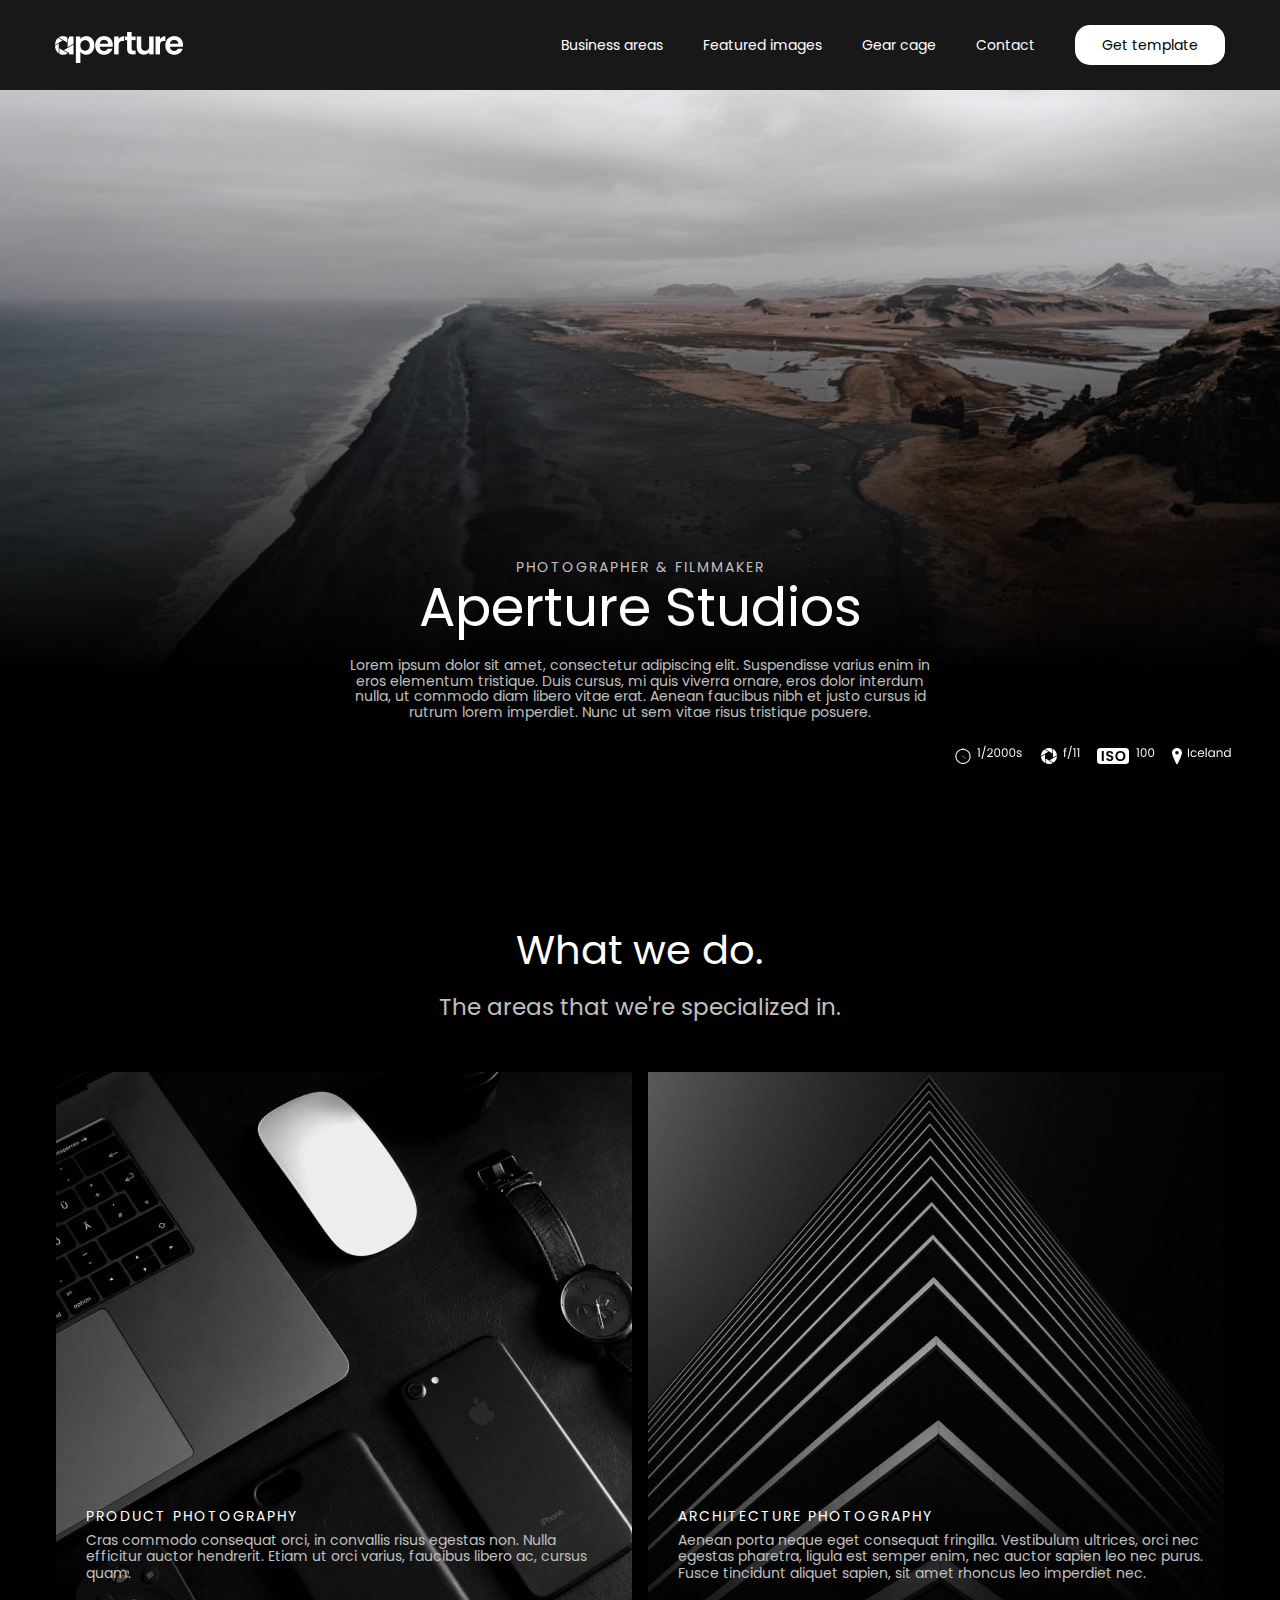
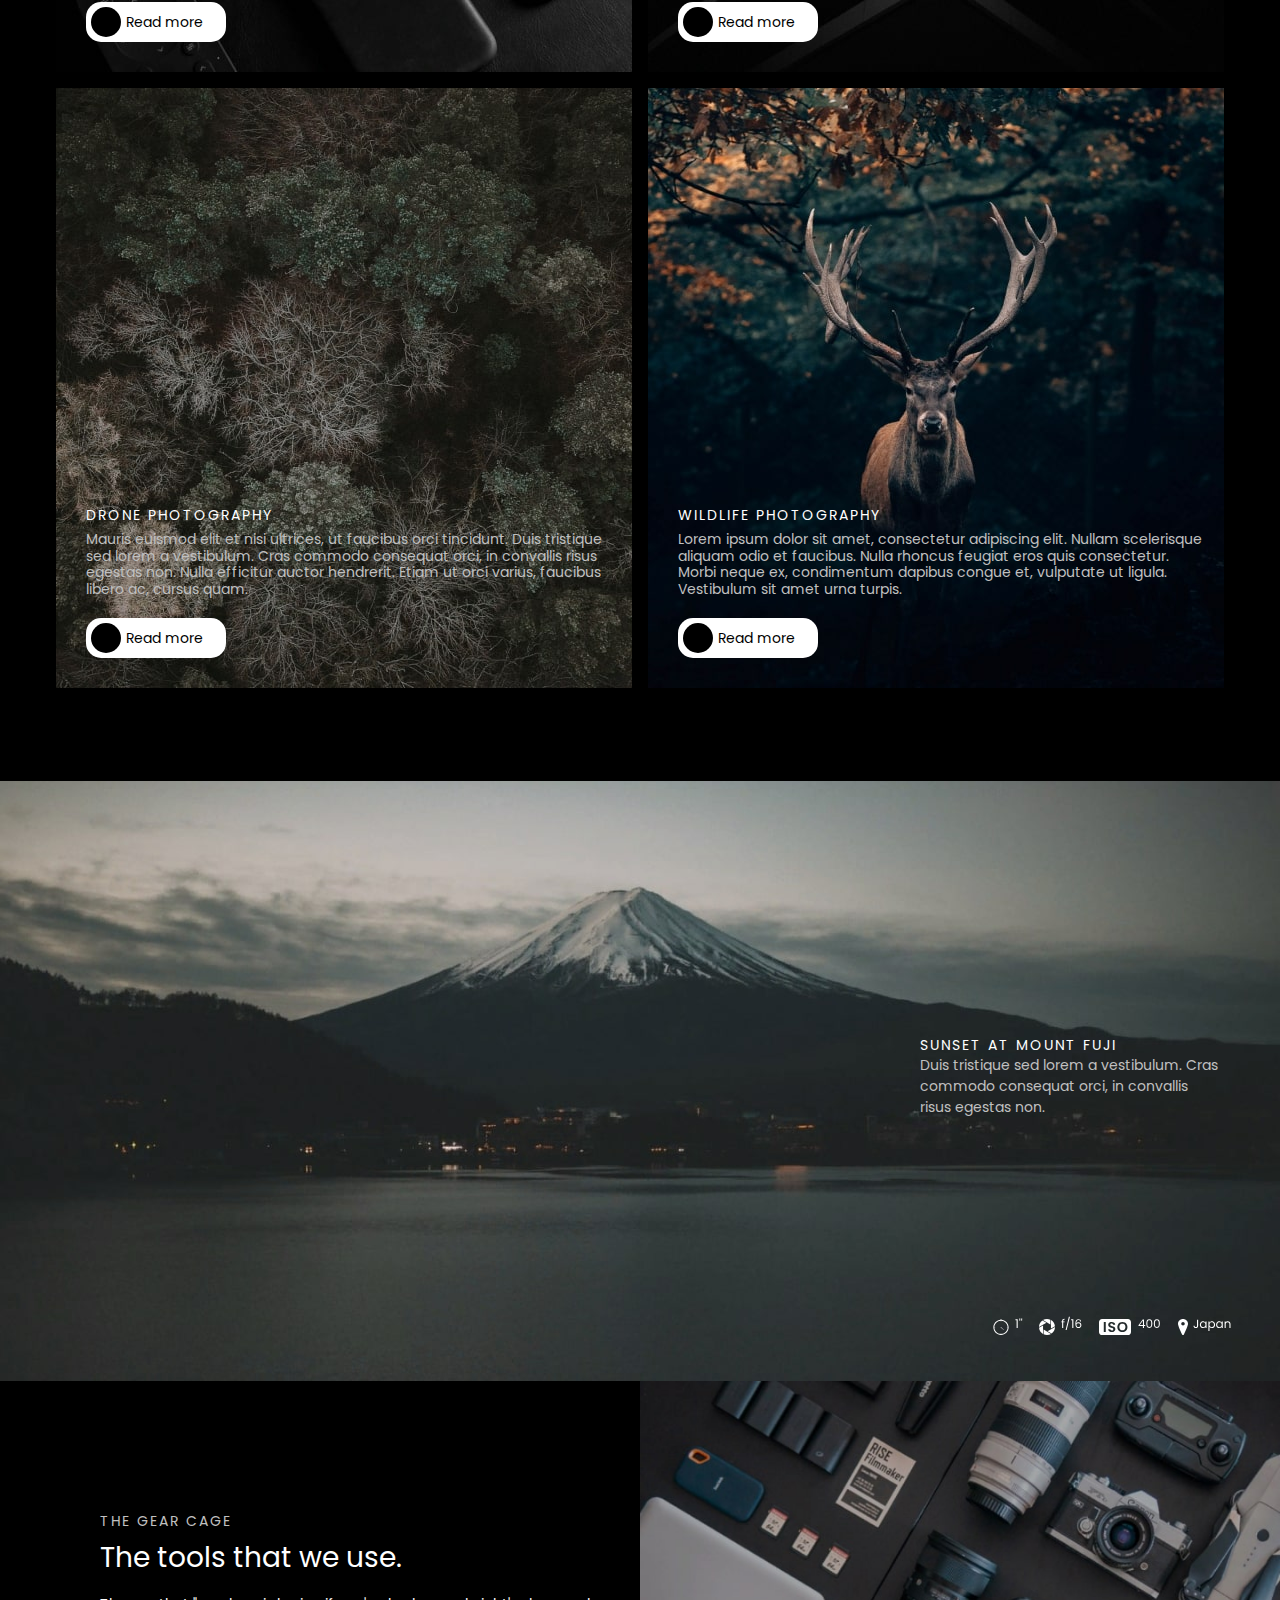
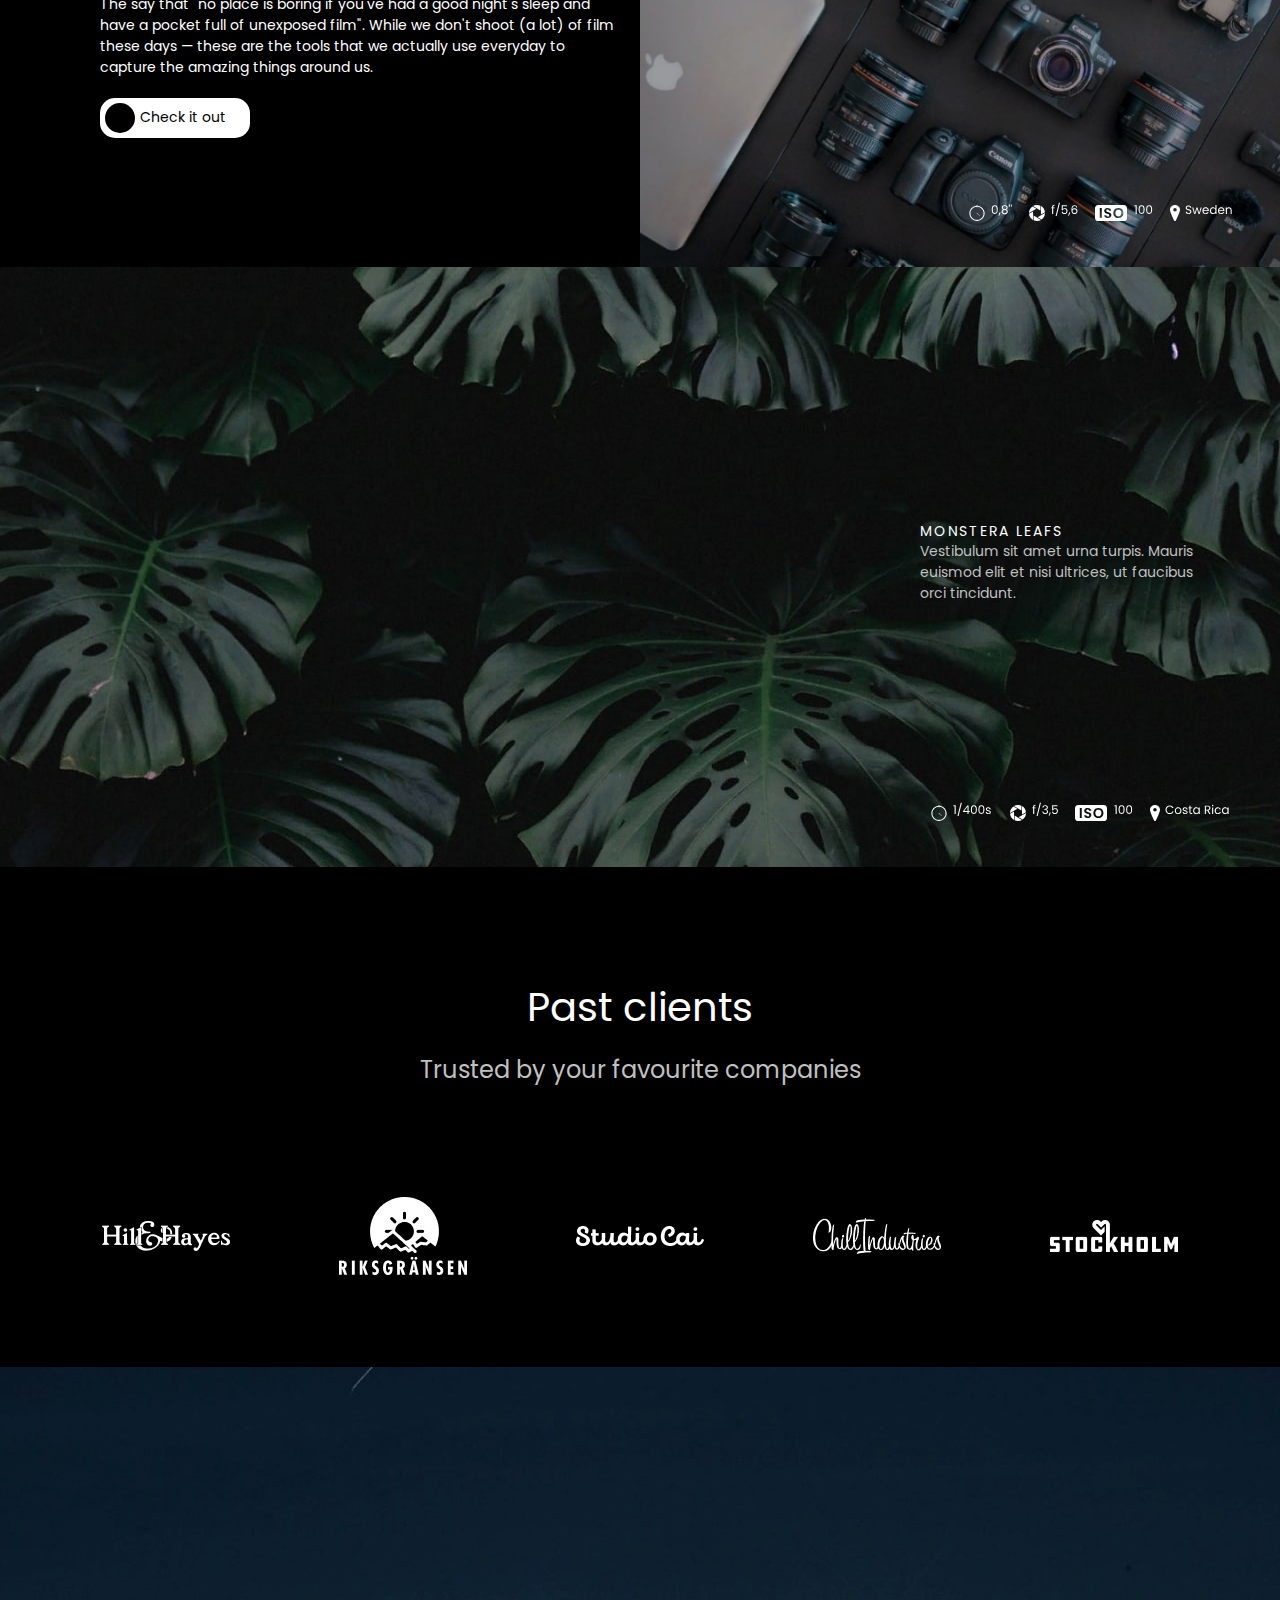
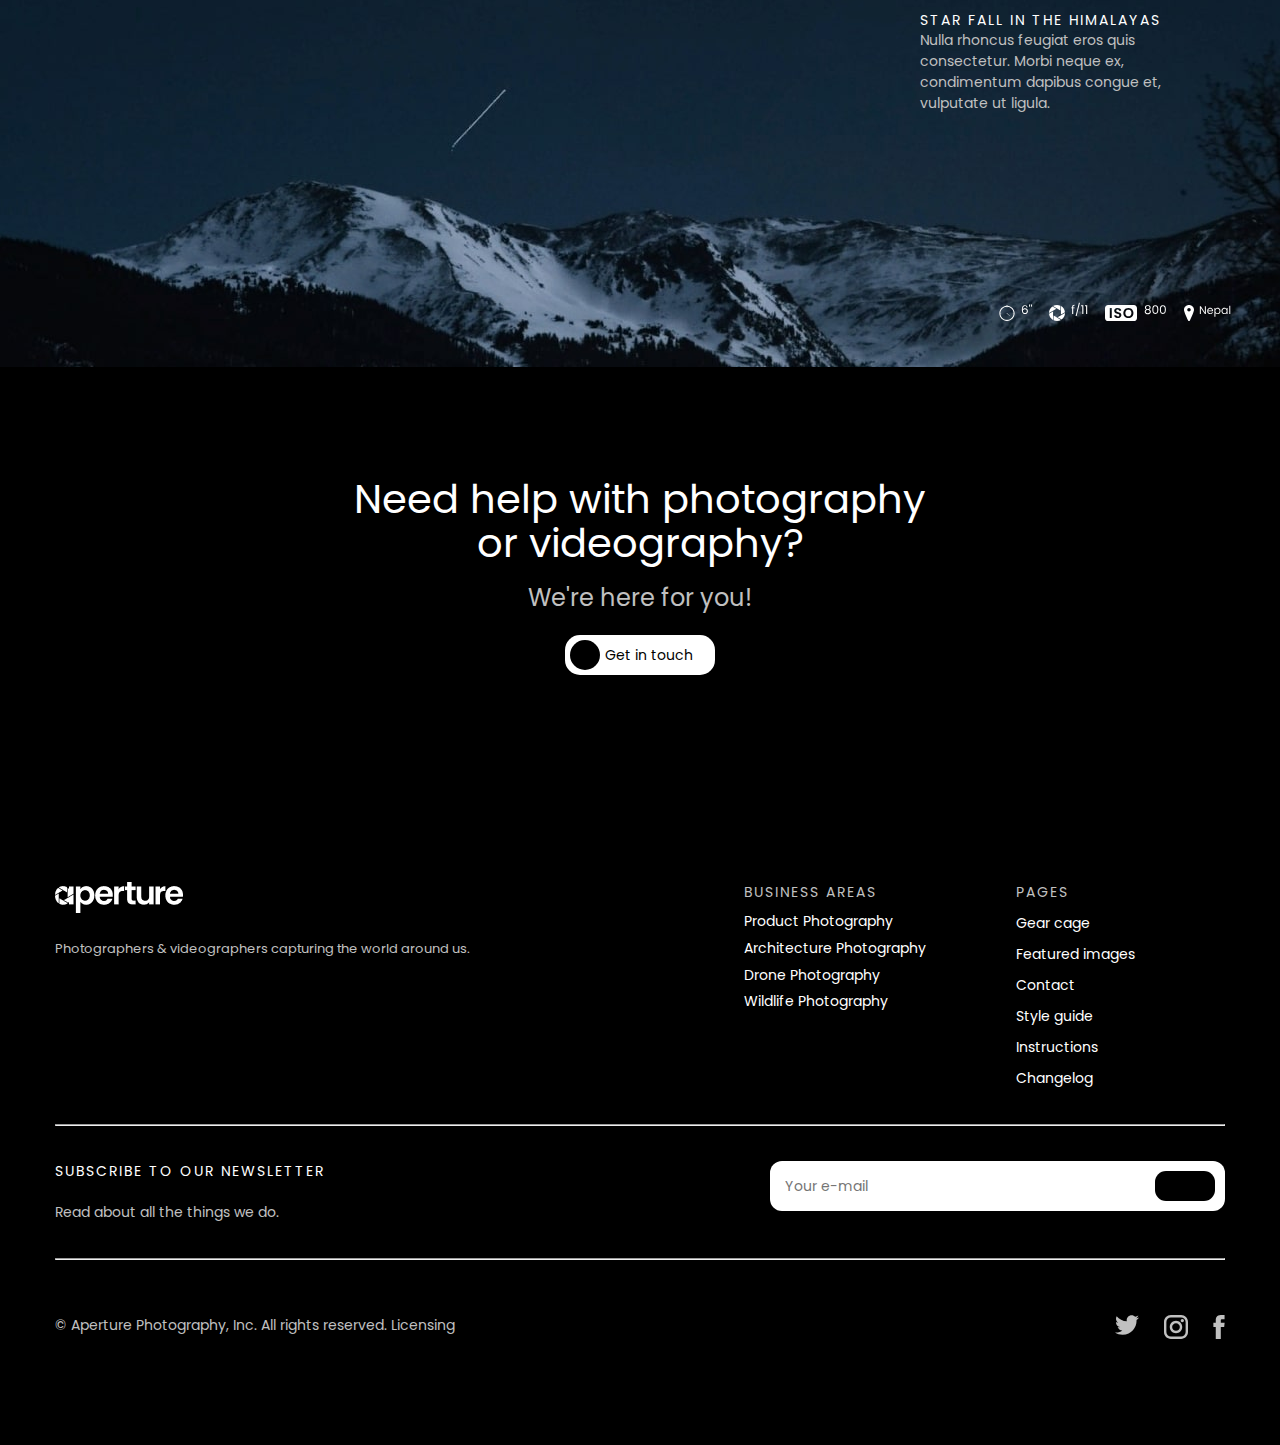
<file: portfolio/Aperture/index.html>
<!DOCTYPE html>
<html lang="en">
<head>
    <meta charset="UTF-8">
    <meta http-equiv="X-UA-Compatible" content="IE=edge">
    <meta name="viewport" content="width=device-width, initial-scale=1.0">
    <link rel="icon" type="image/png" sizes="32x32" href="icons/favicon-32x32.png">
    <link href="https://fonts.googleapis.com/css2?family=Poppins&display=swap" rel="stylesheet">
    <link rel="stylesheet" href="css/style.min.css">
    <title>Aperture</title>
</head>
<body>
    <header class="header">
        <div class="container">
            <a href="#home"><img src="icons/logo.png" alt="logo" class="header__logo"></a>
            <nav class="header__nav" id="nav">
            <a href="#" class="nav__link">Business areas</a>
            <a href="#features" class="nav__link">Featured images</a>
            <a href="#tools" class="nav__link">Gear cage</a>
            <a href="#contacts" class="nav__link">Contact</a>    
            <button class="header__btn">Get template</button>
            </nav>
            <button class="burger" id="burger">
                <span class="burger__item"></span>
            </button>
        </div> 
    </header>
    <section class="intro" id="home">
        <div class="container">
            <div class="intro__text">
                <h3 class="subtitle">Photographer & Filmmaker</h3>
                <h1 class="title">Aperture Studios</h1>
                <p class="descr">Lorem ipsum dolor sit amet, consectetur adipiscing elit. Suspendisse varius enim in eros elementum tristique. Duis cursus, mi quis viverra ornare, eros dolor interdum nulla, ut commodo diam libero vitae erat. Aenean faucibus nibh et justo cursus id rutrum lorem imperdiet. Nunc ut sem vitae risus tristique posuere.</p>
            </div>
            <div class="intro__photo-set">
                <img src="icons/photo_setting1.svg" alt="photo-set">
            </div>
        </div>
    </section>

    <section class="areas" id="features">
        <div class="container">
            <h2 class="areas__title">What we do.</h2>
            <h3 class="areas__subtitle">The areas that we're specialized in.</h3>
            <div class="areas__wrapper">
                <div class="item">
                    <img class="item__img" src="img/we-do1.jpg" alt="Product">
                    <div class="item__text">
                        <h4 class="title">Product Photography</h4>
                        <p class="descr">Cras commodo consequat orci, in convallis risus egestas non. Nulla efficitur auctor hendrerit. Etiam ut orci varius, faucibus libero ac, cursus quam.</p>
                        <button class="areas__btn">Read more</button>
                    </div>
                </div>
                <div class="item">
                    <img class="item__img" src="img/we-do2.jpg" alt="Architecture">
                    <div class="item__text">
                        <h4 class="title">Architecture Photography</h4>
                        <p class="descr">Aenean porta neque eget consequat fringilla. Vestibulum ultrices, orci nec egestas pharetra, ligula est semper enim, nec auctor sapien leo nec purus. Fusce tincidunt aliquet sapien, sit amet rhoncus leo imperdiet nec.</p>
                        <button class="areas__btn">Read more</button>
                    </div>
                </div>
                <div class="item">
                    <img class="item__img" src="img/we-do3.jpg" alt="Drone">
                    <div class="item__text">
                        <h4 class="title">Drone Photography</h4>
                        <p class="descr">Mauris euismod elit et nisi ultrices, ut faucibus orci tincidunt. Duis tristique sed lorem a vestibulum. Cras commodo consequat orci, in convallis risus egestas non. Nulla efficitur auctor hendrerit. Etiam ut orci varius, faucibus libero ac, cursus quam.</p>
                        <button class="areas__btn">Read more</button>
                    </div>
                </div>
                <div class="item">
                    <img class="item__img" src="img/we-do4.jpg" alt="Wildlife">
                    <div class="item__text">
                        <h4 class="title">Wildlife Photography</h4>
                        <p class="descr">Lorem ipsum dolor sit amet, consectetur adipiscing elit. Nullam scelerisque aliquam odio et faucibus. Nulla rhoncus feugiat eros quis consectetur. Morbi neque ex, condimentum dapibus congue et, vulputate ut ligula. Vestibulum sit amet urna turpis.</p>
                        <button class="areas__btn">Read more</button>
                    </div>
                </div>
            </div>
        </div>
    </section>

    <section class="fuji">
        <div class="fuji__text">
            <h3 class="subtitle">Sunset at Mount Fuji</h3>
            <p class="descr">Duis tristique sed lorem a vestibulum. Cras commodo consequat orci, in convallis risus egestas non.</p>
        </div>
        <div class="fuji__photo-set">
            <img src="icons/photo-set-fuji.svg" alt="photo-set">
        </div>
    </section>

    <section class="tools" id="tools">
        <div class="tools-left">
            <div class="text">
                <h3 class="subtitle">The Gear cage</h3>
                <h2 class="title">The tools that we use.</h2>
                <p class="descr">The say that "no place is boring if you've had a good night's sleep and have a pocket full of unexposed film". While we don't shoot (a lot) of film these days — these are the tools that we actually use everyday to capture the amazing things around us.</p>
            </div>
            <button class="tools__btn">Check it out</button>
        </div>
        <div class="tools-right">
            <img class="tools__img" src="img/tools_bg.jpg" alt="tools">
            <div class="tools__photo-set">
                <img src="icons/photo-set-tools.svg" alt="photo-set">
            </div>
        </div>
    </section>

    <section class="leafs">
        <div class="leafs__text">
            <h3 class="subtitle">Monstera Leafs</h3>
            <p class="descr">Vestibulum sit amet urna turpis. Mauris euismod elit et nisi ultrices, ut faucibus orci tincidunt.</p>
        </div>
        <div class="leafs__photo-set">
            <img src="icons/photo-set-leafs.svg" alt="photo-set">
        </div>
    </section>

    <section class="clients">
        <h2 class="clients__title">Past clients</h2>
        <h3 class="clients__subtitle">Trusted by your favourite companies</h3>
        <img class="clients__brand" src="icons/brands.png" alt="brands">
    </section>

    <section class="nepal">
        <div class="nepal__text">
            <h3 class="subtitle">Star fall in the Himalayas</h3>
            <p class="descr">Nulla rhoncus feugiat eros quis consectetur. Morbi neque ex, condimentum dapibus congue et, vulputate ut ligula.</p>
        </div>
        <div class="nepal__photo-set">
            <img src="icons/photo-set-nepal.svg" alt="photo-set">
        </div>
    </section>

    <section class="help">
        <h2 class="help__title">Need help with photography <br> or videography?</h2>
        <h3 class="help__subtitle">We're here for you!</h3>
        <button class="help__btn">Get in touch</button>
    </section>

    <footer class="footer" id="contacts">
        <div class="container">
            <div class="first-floor">
                <div class="logo-section">
                    <a href=""><img src="icons/logo.png" alt="logo" class="footer__logo"></a>
                    <div class="subtitle">Photographers & videographers capturing the world around us.</div>
                </div>
                <div class="link-section">
                    <div class="business">
                        <div class="title">Business areas</div>
                        <a href="#" class="footer__link">Product Photography</a>
                        <a href="#" class="footer__link">Architecture Photography</a>
                        <a href="#" class="footer__link">Drone Photography</a>
                        <a href="" class="footer__link">Wildlife Photography</a>
                    </div>
                    <div class="pages">
                        <div class="title">Pages</div>
                        <a href="#" class="footer__link">Gear cage</a>
                        <a href="#" class="footer__link">Featured images</a>
                        <a href="#" class="footer__link">Contact</a>
                        <a href="#" class="footer__link">Style guide</a>
                        <a href="#" class="footer__link">Instructions</a>
                        <a href="#" class="footer__link">Changelog</a>
                    </div>
                </div>  
            </div>
            <hr>
            <div class="second-floor">
                <div class="text-section">
                    <div class="title">Subscribe to our newsletter</div>
                    <div class="descr">Read about all the things we do.</div>
                </div>
                <form class="form" action="">
                    <input class="input" type="email" placeholder="Your e-mail" maxlength="30">
                    <button class="form-btn" type="submit"></button>
                </form>
            </div>
            <hr>
            <div class="third-floor">
                <div class="rights">© Aperture Photography, Inc. All rights reserved.
                    Licensing
                </div>
                <div class="socials">
                    <a href="#"><img src="icons/twitter.svg" alt="twitter" class="socials__icon"></a>
                    <a href="#"><img src="icons/instagram.svg" alt="instagram" class="socials__icon"></a>
                    <a href="#"><img src="icons/facebook.svg" alt="facebook" class="socials__icon"></a>
                </div>
            </div>
            
        </div>
    </footer>
    <script src="https://cdnjs.cloudflare.com/ajax/libs/jquery/3.6.0/jquery.min.js" integrity="sha512-894YE6QWD5I59HgZOGReFYm4dnWc1Qt5NtvYSaNcOP+u1T9qYdvdihz0PPSiiqn/+/3e7Jo4EaG7TubfWGUrMQ==" crossorigin="anonymous" referrerpolicy="no-referrer"></script>
    <script src="js/app.js"></script>
</body>
</html>
</file>
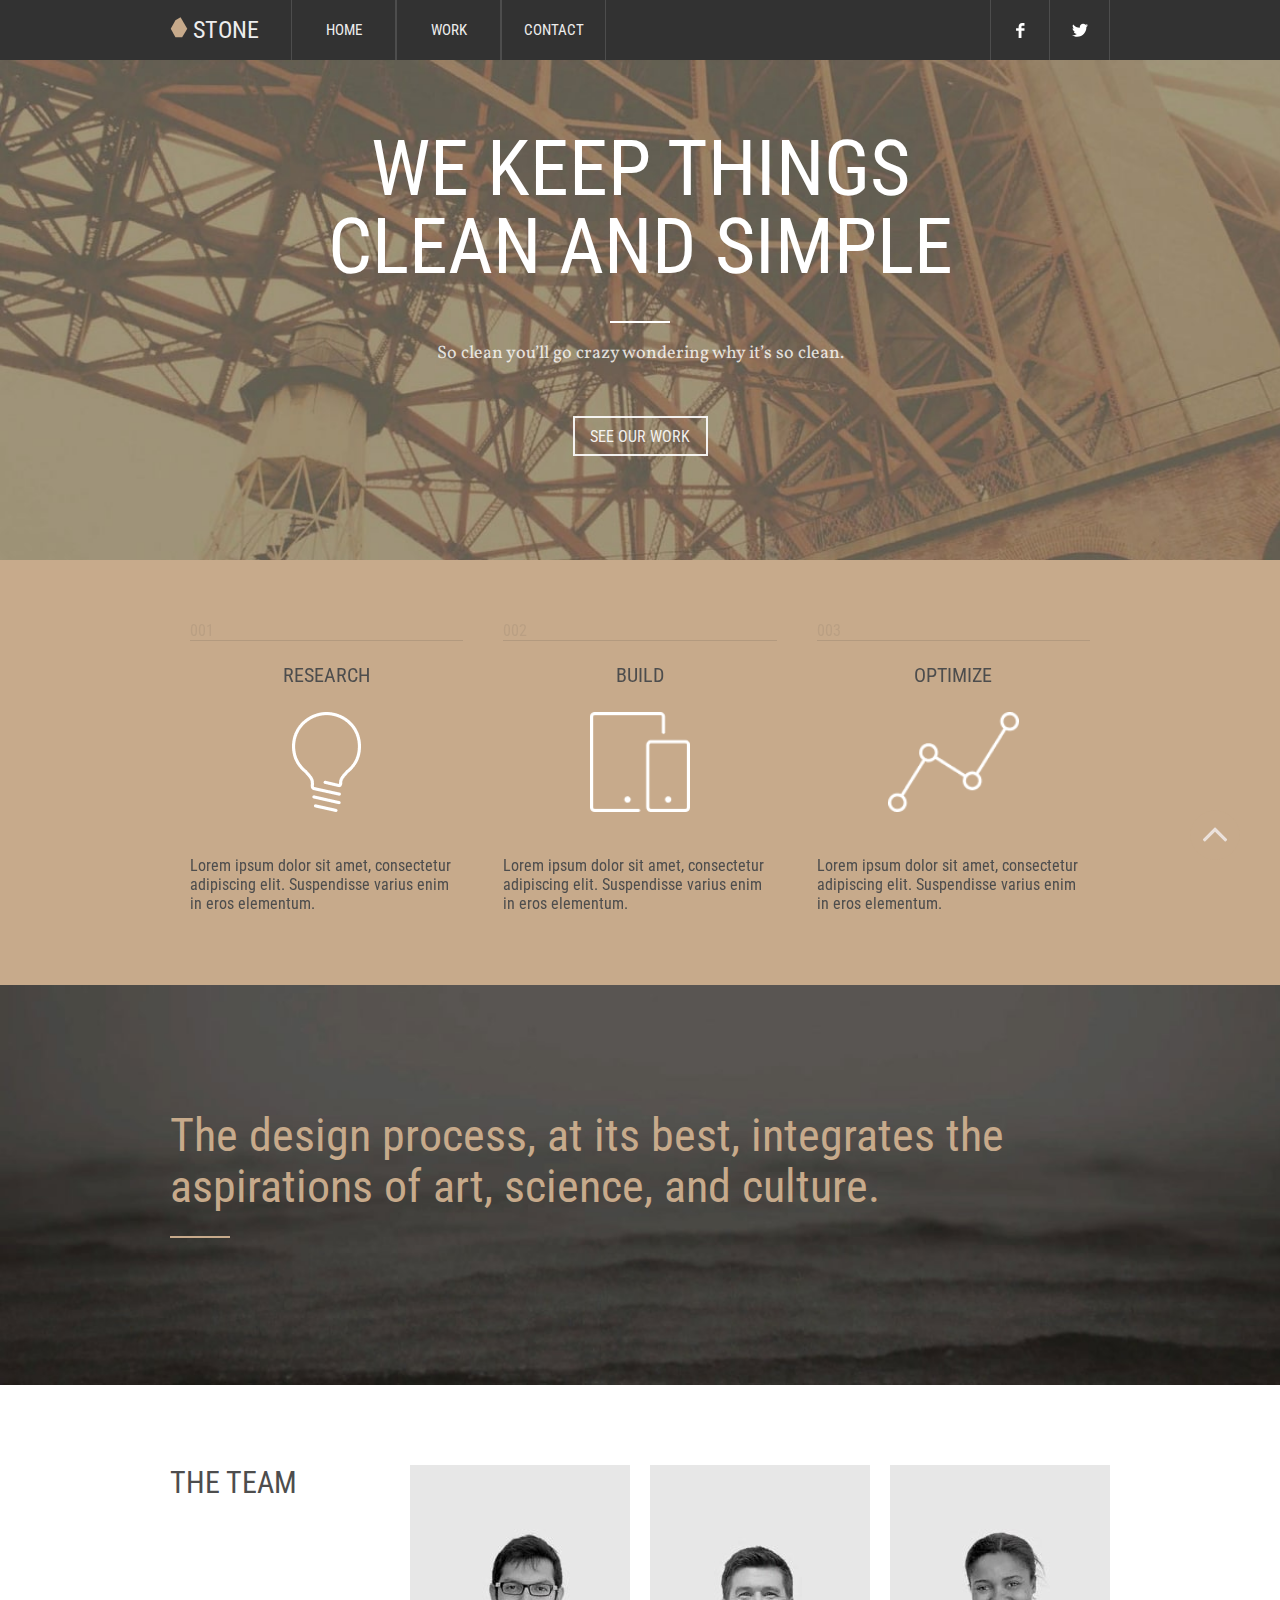
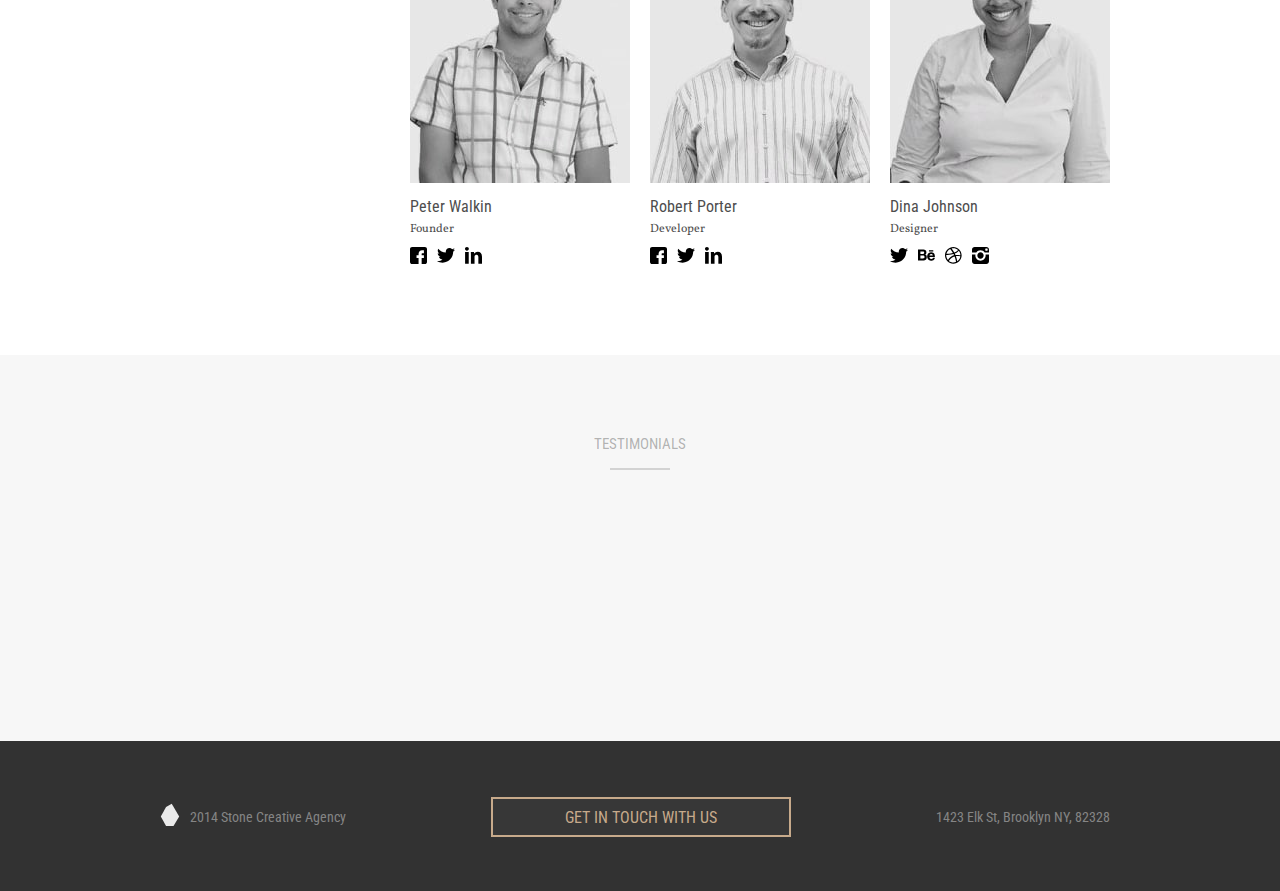
<file: portfolio/Stone/index.html>
<!DOCTYPE html>
<html lang="en">
<head>
    <meta charset="UTF-8">
    <meta http-equiv="X-UA-Compatible" content="IE=edge">
    <meta name="viewport" content="width=device-width, initial-scale=1.0">
    <link rel="shortcut icon" href="icons/stone.svg" type="image/x-icon">
    <link href="https://unpkg.com/aos@2.3.1/dist/aos.css" rel="stylesheet">
    <link href="https://fonts.googleapis.com/css2?family=Roboto+Condensed&family=Vollkorn&display=swap" rel="stylesheet">
    <script src="https://cdnjs.cloudflare.com/ajax/libs/jquery/3.6.0/jquery.min.js"></script>
    <link rel="stylesheet" href="css/style.min.css">
    <title>Stone</title>
</head>
<body>
    <header class="header" id="header">
        <div class="container">
            <div class="header__logo">
                <img src="icons/stone.svg" alt="logo-photo">
                <div class="header__logo-name">stone</div>
            </div>
            <nav class="nav" id="nav">
                <a href="#home" ><div class="nav__link">Home</div></a>
                <a href="#" ><div class="nav__link">Work</div></a>
                <a href="#footer" ><div class="nav__link">Contact</div></a>
            </nav>
            <div class="header__social">
                <div class="social__item"><img src="icons/facebook.svg" alt="facebook"></div>
                <div class="social__item"><img src="icons/twitter.svg" alt="twitter"></div>
            </div>

            <button class="burger" id="navToggle">
                <span class="burger__item"></span>
            </button>
        </div> 

    </header>

    <section class="intro" id="home">
        <div class="container">
            <h1 class="title">We keep things <br>
                clean and simple</h1>
            <div class="line"></div>
            <h2 class="subtitle">So clean you’ll go crazy wondering why it’s so clean.</h2>
            <button class="btn-intro">SEE OUR WORK</button>
        </div>
    </section>

    <section class="features">
        <div class="container">
            <div class="features__item" data-aos="fade-down" data-aos-delay="50">
                <h3 class="item__title">RESEARCH</h3>
                <img src="img/bulb.png" alt="" class="item__img">
                <p class="item__text">Lorem ipsum dolor sit amet, 
                    consectetur adipiscing elit. Suspendisse varius
                     enim in eros elementum.</p>
            </div>
            <div class="features__item" data-aos="fade-down" data-aos-delay="75">
                <h3 class="item__title">BUILD</h3>
                <img src="img/tablets.png" alt="" class="item__img">
                <p class="item__text">Lorem ipsum dolor sit amet, 
                    consectetur adipiscing elit. Suspendisse varius 
                    enim in eros elementum.</p>
            </div>
            <div class="features__item" data-aos="fade-down" data-aos-delay="100">
                <h3 class="item__title">OPTIMIZE</h3>
                <img src="img/optimize.png" alt="" class="item__img">
                <p class="item__text">Lorem ipsum dolor sit amet, 
                    consectetur adipiscing elit. Suspendisse varius 
                    enim in eros elementum.</p>
            </div>
        </div>
    </section>

    <section class="sand">
        <div class="container">
            <div class="sand__text">The design process, at its best, 
                integrates the aspirations of art, science, and culture.
            </div>
            <div class="sand__line"></div>
        </div>    
    </section>

    <section class="team">
        <div class="container">
            <div class="team__wrapper">
                <div class="member">
                    <img src="img/peter.jpg" alt="peter" class="member__photo">
                    <h4 class="member__name">Peter Walkin</h4>
                    <h5 class="member__position">Founder</h5>
                    <div class="member__social">
                        <img src="icons/facebook_black.svg" alt="facebook" class="social__icon">
                        <img src="icons/twitter_black.svg" alt="twitter" class="social__icon">
                        <img src="icons/in.svg" alt="in" class="social__icon">
                    </div>
                </div>
                <div class="member">
                    <img src="img/robert.jpg" alt="robert" class="member__photo">
                    <h4 class="member__name">Robert Porter</h4>
                    <h5 class="member__position">Developer</h5>
                    <div class="member__social">
                        <img src="icons/facebook_black.svg" alt="facebook" class="social__icon">
                        <img src="icons/twitter_black.svg" alt="twitter" class="social__icon">
                        <img src="icons/in.svg" alt="in" class="social__icon">
                    </div>
                </div>
                <div class="member">
                    <img src="img/dina.jpg" alt="dina" class="member__photo">
                    <h4 class="member__name">Dina Johnson</h4>
                    <h5 class="member__position">Designer</h5>
                    <div class="member__social">
                        <img src="icons/twitter_black.svg" alt="twitter" class="social__icon">
                        <img src="icons/be.svg" alt="be" class="social__icon">
                        <img src="icons/ball.svg" alt="ball" class="social__icon">
                        <img src="icons/instagram.svg" alt="instagram" class="social__icon">
                    </div>
                </div>
            </div>
        </div>
    </section>

    <section class="testimonials">
        <div class="container">
            <div class="title">TESTIMONIALS</div>
            <div class="line"></div>
            <div class="wrapper">
                <div class="comment" data-aos="fade-right" data-aos-duration="1000">
                    <div class="comment_text">
                        Vestibulum sed commodo nunc, eu aliquet sem. 
                        Curabitur semper, sem ut posuere tincidunt, 
                        sem velit sollicitudin odio, quis hendrerit 
                        sapien nunc sit amet sem. Ut sollicitudin 
                        dignissim ligula nec porta.
                    </div>
                    <div class="comment__author">Robert Shapiro, CEO of trulr</div>          
                </div>
                <div class="comment" data-aos="fade-right" data-aos-duration="1000">
                    <div class="comment_text">
                        Curabitur semper, sem ut posuere tincidunt, 
                        sem velit sollicitudin odio, quis hendrerit 
                        sapien nunc sit amet sem. Ut sollicitudin 
                        dignissim ligula nec porta.
                    </div>
                    <div class="comment__author">Lila stokinova, designer at nike</div>
                </div>
            </div>
        </div>
    </section>

    <footer class="footer" id="footer">
        <div class="container">
            <div class="footer__wrapper">
                <div class="agency">2014 Stone Creative Agency</div>
                <button class="btn-footer">get in touch with us</button>
                <address class="address">1423 Elk St, Brooklyn NY, 82328</address>
            </div>
        </div>
    </footer>

    <a href="#header" class="scroll_up"><img src="icons/up-arrow.svg" alt="arrow_up"></a>
    <script src="https://unpkg.com/aos@2.3.1/dist/aos.js"></script>
    <script src="js/script.js"></script>

</body>
</html>
</file>
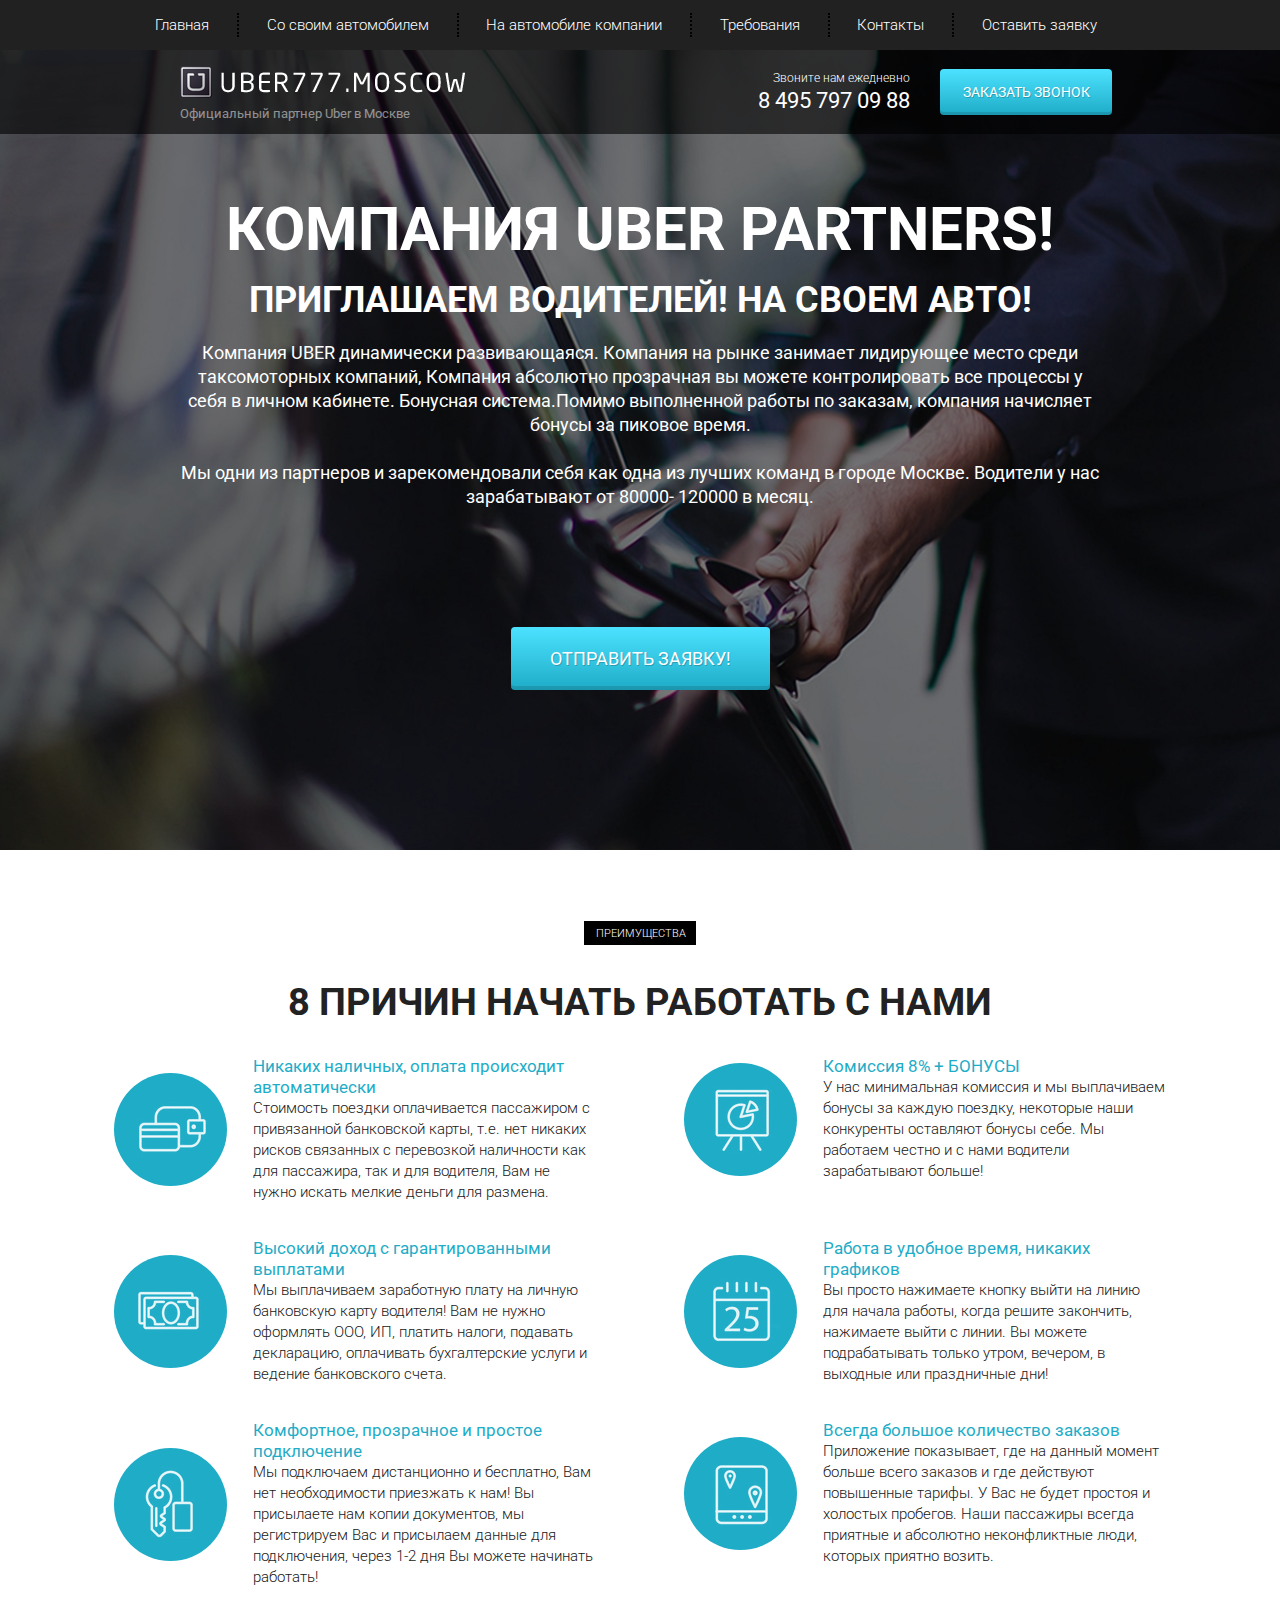
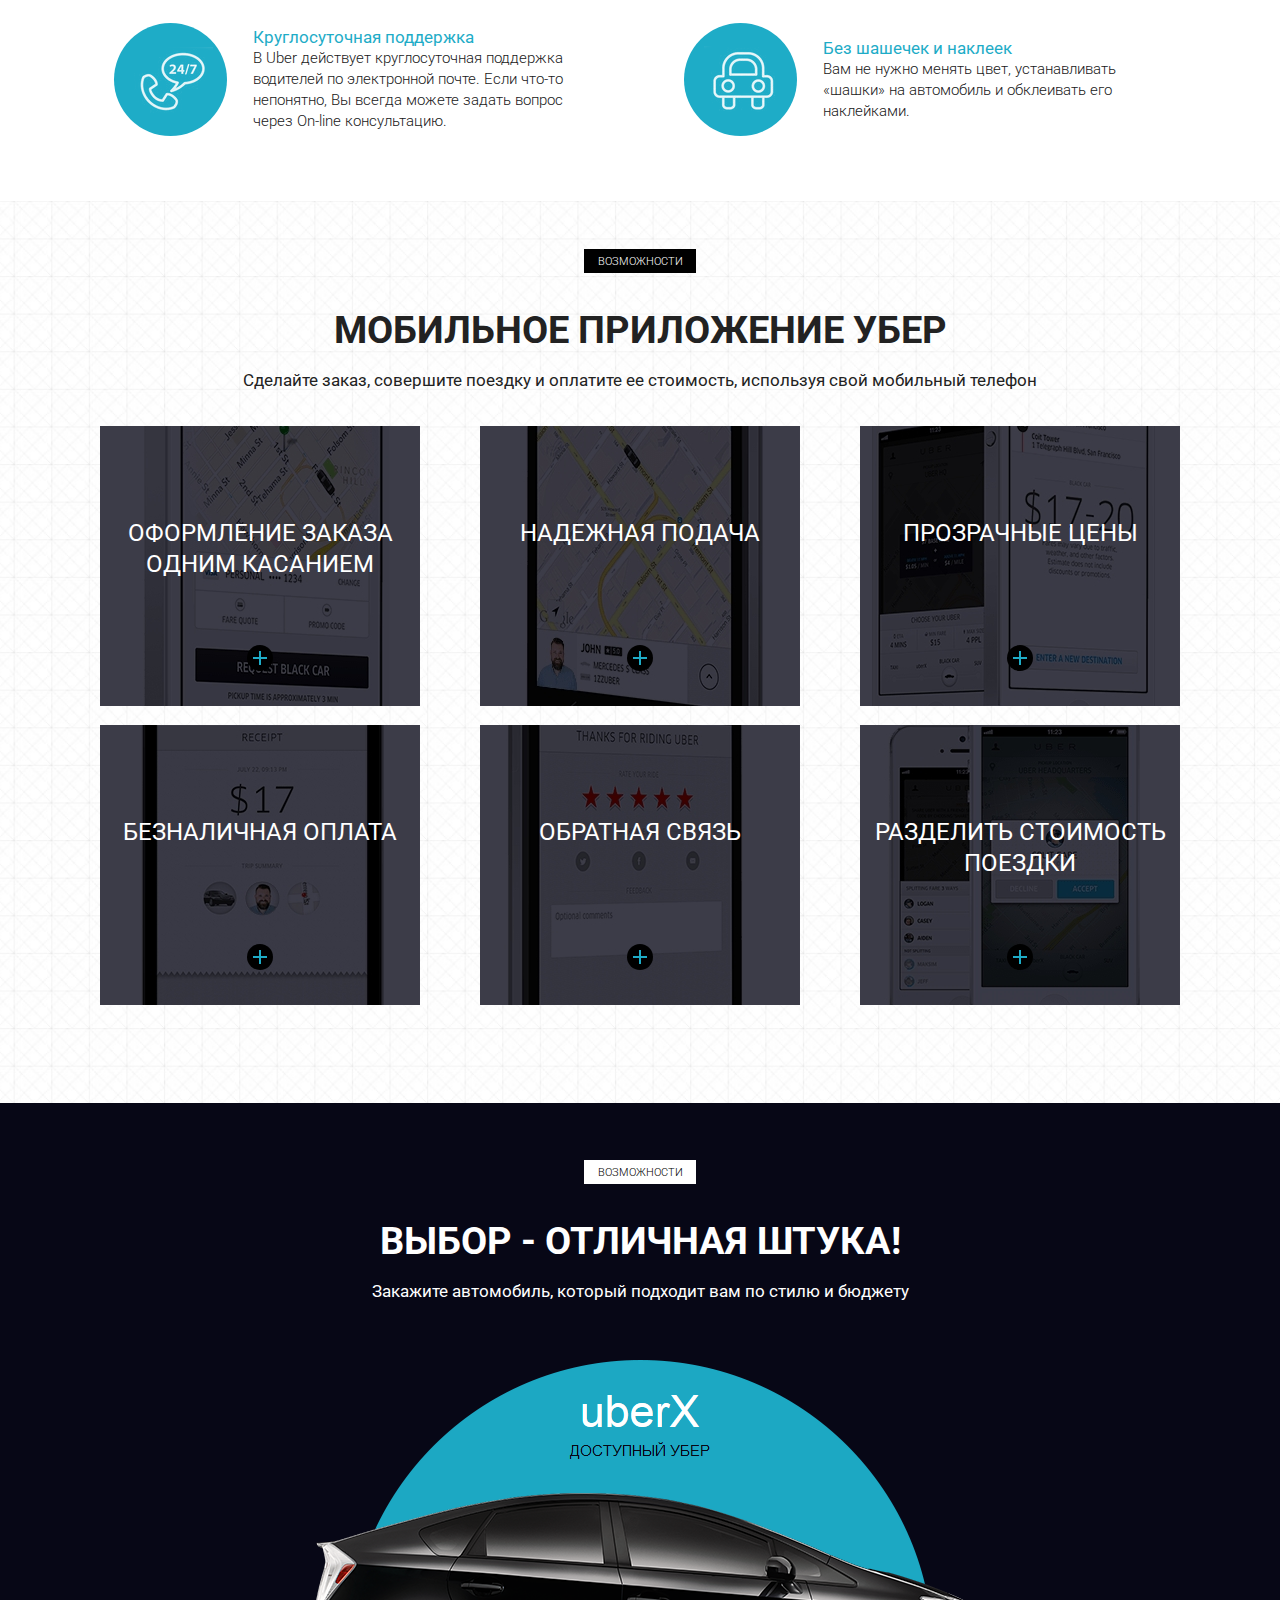
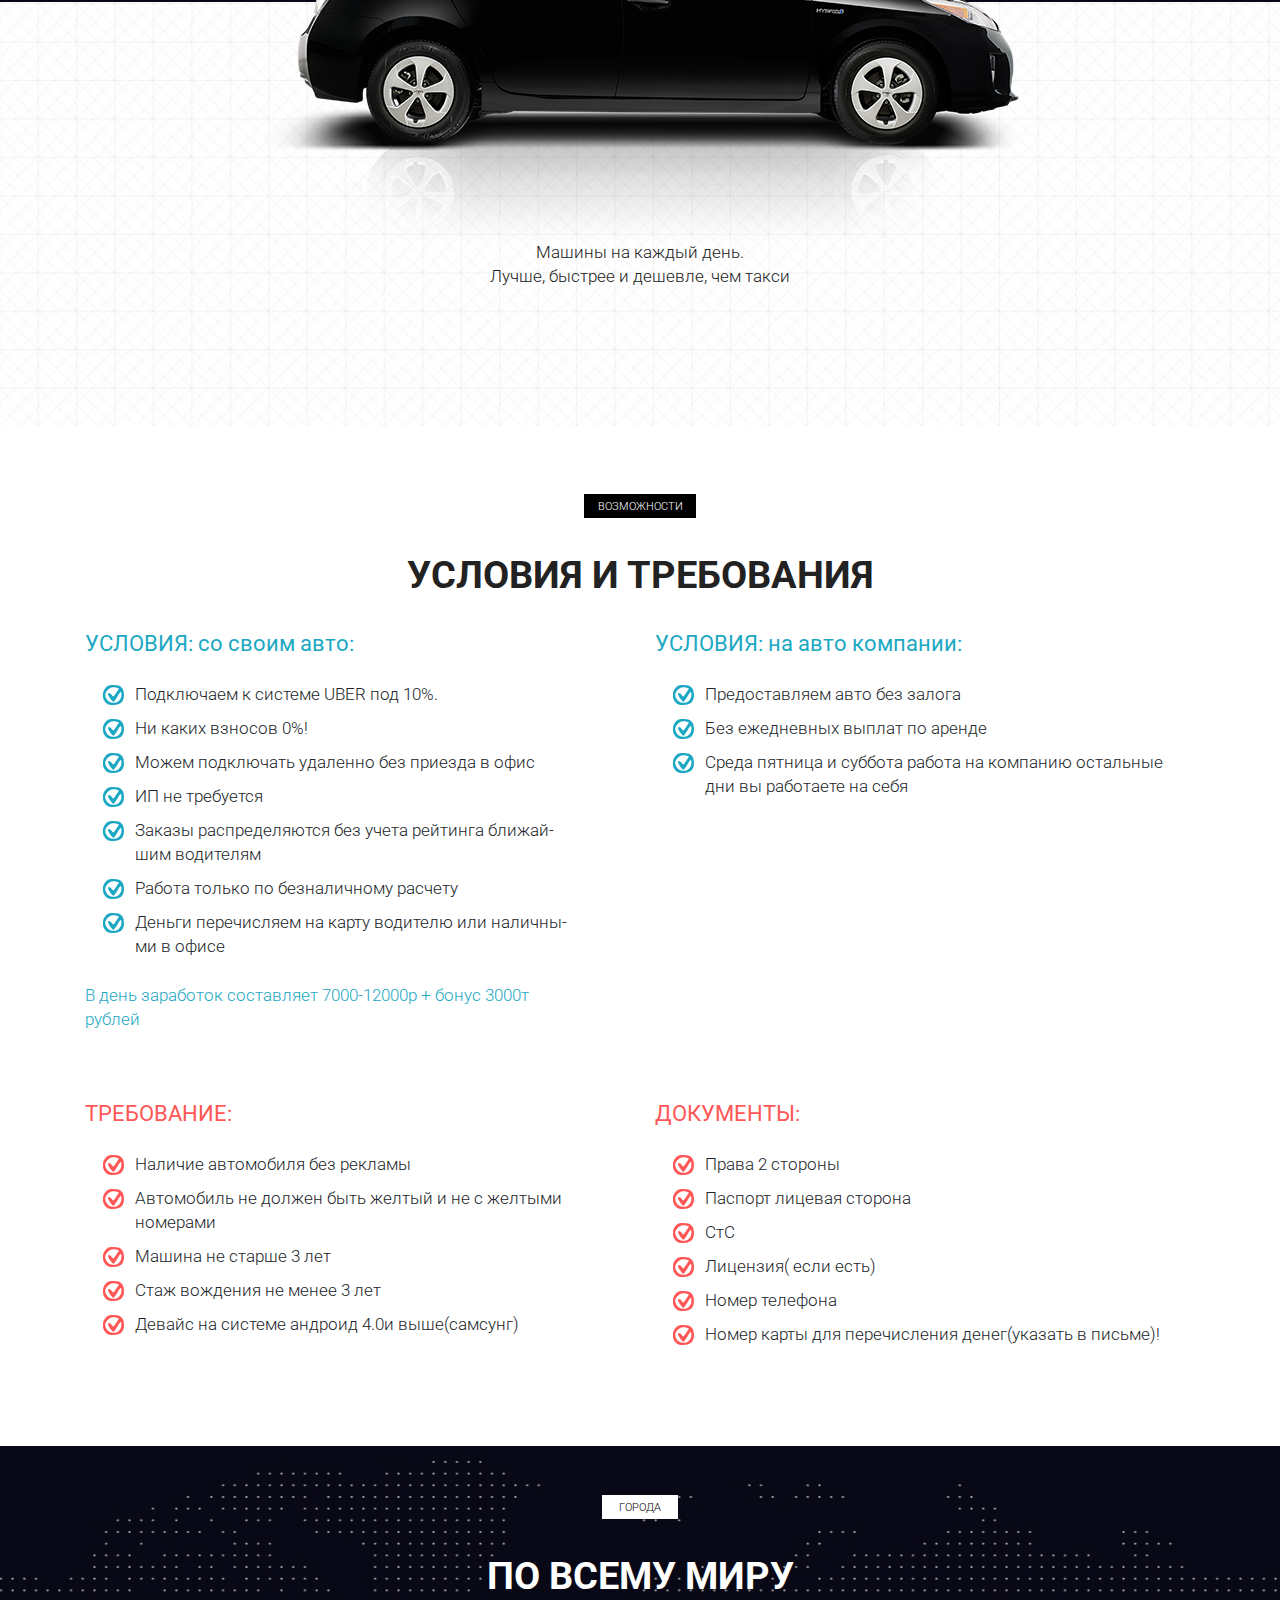
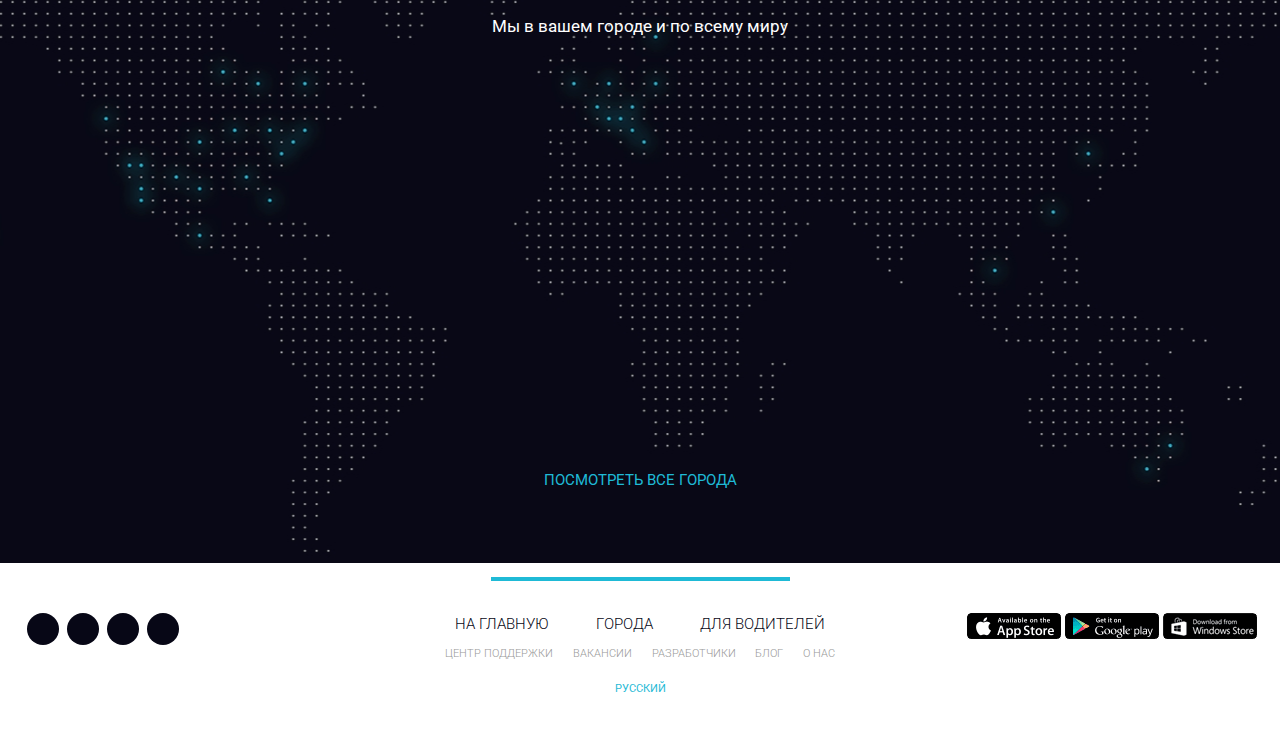
<file: portfolio/uber/index.html>
<!DOCTYPE html>
<html lang="ru">
<head>
    <meta charset="UTF-8">
    <meta name="viewport" content="width=device-width, initial-scale=1.0">
    <meta http-equiv="X-UA-Compatible" content="ie=edge">
    <title>Uber</title>
    <link rel="shortcut icon" href="icons/favicon.ico" type="image/x-icon">
    <link href="https://fonts.googleapis.com/css?family=Roboto:300,400,700&amp;subset=cyrillic-ext" rel="stylesheet">
    <link rel="stylesheet" href="css/bootstrap-reboot.min.css">
    <link rel="stylesheet" href="css/bootstrap-grid.min.css">
    <link rel="stylesheet" href="https://use.fontawesome.com/releases/v5.8.2/css/all.css" integrity="sha384-oS3vJWv+0UjzBfQzYUhtDYW+Pj2yciDJxpsK1OYPAYjqT085Qq/1cq5FLXAZQ7Ay" crossorigin="anonymous">
    <link rel="stylesheet" href="css/style.min.css">
</head>
<body>
    <header>
        <nav>
            <div class="container">
                <ul class="menu">
                    <li class="menu_item"><a href="#" class="menu_link">Главная</a></li>
                    <li class="menu_item"><a href="#require" class="menu_link">Со своим автомобилем</a></li>
                    <li class="menu_item"><a href="#require" class="menu_link">На автомобиле компании</a></li>
                    <li class="menu_item"><a href="#" class="menu_link">Требования</a></li>
                    <li class="menu_item"><a href="#" class="menu_link">Контакты</a></li>
                    <li class="menu_item"><a href="#" class="menu_link">Оставить заявку</a></li>
                </ul>
            </div>
            <div class="hamburger">
                <span></span>
                <span></span>
                <span></span>
            </div>
        </nav>
        <div class="subheader">
            <div class="container">
                <div class="row">
                    <div class="col-6 col-md-4 offset-md-1">
                        <a href="#" class="subheader_logo"><img src="icons/logo.png" alt="logo"></a>
                        <div class="subheader_official">Официальный партнер Uber в Москве</div>
                    </div>
    
                    <div class="xs-hidden col-md-3 offset-md-1 col-xl-2 offset-xl-2">
                        <div class="subheader_call">Звоните нам ежедневно</div>
                        <a href="tel:84957970988" class="subheader_phone">8 495 797 09 88</a>
                    </div>
    
                    <div class="col-6 col-md-3">
                        <a href="tel:84957970988" class="xs-visible subheader_phone">8 495 797 09 88</a>
                        <button class="subheader_btn">заказать звонок</button>
                    </div>
                </div>
            </div>
        </div>
    </header>

    <section class="promo">
        <div class="container">
            <div class="row">
                <div class="col-md-12 offset-md-0 col-lg-10 offset-lg-1">
                    <h1 class="promo_header">КОМПАНИЯ UBER PARTNERS!</h1>
                    <h2 class="promo_subheader">ПРИГЛАШАЕМ ВОДИТЕЛЕЙ! НА СВОЕМ АВТО!</h2>
                    <div class="promo_descr">
                        Компания UBER  динамически развивающаяся. Компания на рынке занимает лидирующее место среди
                        таксомоторных компаний, Компания абсолютно прозрачная вы можете контролировать все процессы у себя в личном кабинете. Бонуcная система.Помимо выполненной работы по заказам, компания начисляет бонусы за
                        пиковое время.
                        <br><br>
                        Мы одни из партнеров и зарекомендовали себя как одна из лучших команд в городе Москве.  Водители у нас
                        зарабатывают от 80000- 120000 в месяц.
                    </div>
                    <button class="promo_btn">ОТПРАВИТЬ ЗАЯВКУ!</button>
                </div>
            </div>
        </div>
    </section>

    <section class="reasons">
        <div class="container">
            <div class="label">преимущества</div>
            <h2 class="title">8 причин начать работать с нами</h2>
            <div class="row">
                <div class="col-md-6">
                    <div class="reasons_block">
                        <div class="reasons_round">
                            <img src="icons/reasons/reason_1.png" alt="reason">
                        </div>
                        <div class="reasons_descr">
                            <div class="reasons_subtitle">Никаких наличных, оплата происходит автоматически</div>
                            <div class="reasons_text">
                                Стоимость поездки оплачивается пассажиром с привязанной банковской карты, т.е. нет никаких рисков связанных с перевозкой наличности как для пассажира, так и для водителя, Вам не нужно искать мелкие деньги для размена.
                            </div>
                        </div>
                    </div>
                </div>
                <div class="col-md-6">
                    <div class="reasons_block">
                        <div class="reasons_round">
                            <img src="icons/reasons/reason_2.png" alt="reason">
                        </div>
                        <div class="reasons_descr">
                            <div class="reasons_subtitle">Комиссия 8% + БОНУСЫ</div>
                            <div class="reasons_text">
                                У нас минимальная комиссия и мы выплачиваем бонусы за каждую поездку, некоторые наши конкуренты оставляют бонусы себе. Мы работаем честно и с нами водители зарабатывают больше!
                            </div>
                        </div>
                    </div>
                </div>
                <div class="col-md-6">
                    <div class="reasons_block">
                        <div class="reasons_round">
                            <img src="icons/reasons/reason_3.png" alt="reason">
                        </div>
                        <div class="reasons_descr">
                            <div class="reasons_subtitle">Высокий доход с гарантированными выплатами</div>
                            <div class="reasons_text">
                                Мы выплачиваем заработную плату на личную банковскую карту водителя! Вам не нужно оформлять ООО, ИП, платить налоги, подавать декларацию, оплачивать бухгалтерские услуги и ведение банковского счета.
                            </div>
                        </div>
                    </div>
                </div>
                <div class="col-md-6">
                    <div class="reasons_block">
                        <div class="reasons_round">
                            <img src="icons/reasons/reason_4.png" alt="reason">
                        </div>
                        <div class="reasons_descr">
                            <div class="reasons_subtitle">Работа в удобное время, никаких графиков</div>
                            <div class="reasons_text">
                                Вы просто нажимаете кнопку выйти на линию для начала работы, когда решите закончить, нажимаете выйти с линии. Вы можете подрабатывать только утром, вечером, в выходные или праздничные дни!
                            </div>
                        </div>
                    </div>
                </div>
                <div class="col-md-6">
                    <div class="reasons_block">
                        <div class="reasons_round">
                            <img src="icons/reasons/reason_5.png" alt="reason">
                        </div>
                        <div class="reasons_descr">
                            <div class="reasons_subtitle">Комфортное, прозрачное и простое подключение</div>
                            <div class="reasons_text">
                                Мы подключаем дистанционно и бесплатно, Вам нет необходимости приезжать к нам! Вы присылаете нам копии документов, мы регистрируем Вас и присылаем данные для подключения, через 1-2 дня Вы можете начинать работать!
                            </div>
                        </div>
                    </div>
                </div>
                <div class="col-md-6">
                    <div class="reasons_block">
                        <div class="reasons_round">
                            <img src="icons/reasons/reason_6.png" alt="reason">
                        </div>
                        <div class="reasons_descr">
                            <div class="reasons_subtitle">Всегда большое количество заказов</div>
                            <div class="reasons_text">
                                Приложение показывает, где на данный момент больше всего заказов и где действуют повышенные тарифы. У Вас не будет простоя и холостых пробегов. Наши пассажиры всегда приятные и абсолютно неконфликтные люди, которых приятно возить.
                            </div>
                        </div>
                    </div>
                </div>
                <div class="col-md-6">
                    <div class="reasons_block">
                        <div class="reasons_round">
                            <img src="icons/reasons/reason_7.png" alt="reason">
                        </div>
                        <div class="reasons_descr">
                            <div class="reasons_subtitle">Круглосуточная поддержка</div>
                            <div class="reasons_text">
                                В Uber действует круглосуточная поддержка водителей по электронной почте. Если что-то непонятно, Вы всегда можете задать вопрос через On-line консультацию.
                            </div>
                        </div>
                    </div>
                </div>
                <div class="col-md-6">
                    <div class="reasons_block">
                        <div class="reasons_round">
                            <img src="icons/reasons/reason_8.png" alt="reason">
                        </div>
                        <div class="reasons_descr">
                            <div class="reasons_subtitle">Без шашечек и наклеек</div>
                            <div class="reasons_text">
                                Вам не нужно менять цвет, устанавливать «шашки» на автомобиль и обклеивать его наклейками.
                            </div>
                        </div>
                    </div>
                </div>
            </div>
        </div>
    </section>

    <section class="mobile">
        <div class="container">
            <div class="label">возможности</div>
            <h2 class="title">мобильное приложение убер</h2>
            <div class="subtitle">Сделайте заказ, совершите поездку и оплатите ее стоимость, используя свой мобильный телефон</div>

            <div class="row">
                <div class="col-md-6 col-lg-4">
                    <div class="mobile_item mobile_item_1">
                        <div class="mobile_item_subtitle">
                            оформление заказа одним касанием
                        </div>
                        <div class="mobile_item_plus"></div>
                    </div>
                </div>
                <div class="col-md-6 col-lg-4">
                    <div class="mobile_item mobile_item_2">
                        <div class="mobile_item_subtitle">
                            надежная подача
                        </div>
                        <div class="mobile_item_plus"></div>
                    </div>
                </div>
                <div class="col-md-6 col-lg-4">
                    <div class="mobile_item mobile_item_3">
                        <div class="mobile_item_subtitle">
                            прозрачные цены
                        </div>
                        <div class="mobile_item_plus"></div>
                    </div>
                </div>
                <div class="col-md-6 col-lg-4">
                    <div class="mobile_item mobile_item_4">
                        <div class="mobile_item_subtitle">
                            безналичная оплата
                        </div>
                        <div class="mobile_item_plus"></div>
                    </div>
                </div>
                <div class="col-md-6 col-lg-4">
                    <div class="mobile_item mobile_item_5">
                        <div class="mobile_item_subtitle">
                            обратная связь
                        </div>
                        <div class="mobile_item_plus"></div>
                    </div>
                </div>
                <div class="col-md-6 col-lg-4">
                    <div class="mobile_item mobile_item_6">
                        <div class="mobile_item_subtitle">
                            разделить стоимость поездки
                        </div>
                        <div class="mobile_item_plus"></div>
                    </div>
                </div>
            </div>
        </div>
    </section>

    <section class="choice">
        <div class="container">
            <div class="black"></div>
            <div class="label label_white">возможности</div>
            <h2 class="title title_white hidden-320">Выбор - отличная штука!</h2>
            <div class="subtitle subtitle_white hidden-320">Закажите автомобиль, который подходит вам по стилю и бюджету</div>

            <img src="img/car.png" alt="uber car" class="choice_img">
            <div class="choice_descr">
                Машины на каждый день.<br>
                Лучше, быстрее и дешевле, чем такси
            </div>
        </div>
    </section>

    <section class="require" id="require">
        <div class="container">
            <div class="label">возможности</div>
            <h2 class="title">условия и требования</h2>
        <div class="row">
            <div class="col-md-6">
                <div class="require_block">
                    <div class="require_title">
                        УСЛОВИЯ: со своим авто:
                    </div>
                    <ul class="require_list">
                        <li>Подключаем к системе UBER  под 10%.</li>
                        <li>
                            Ни каких взносов  0%!
                        </li>
                        <li>
                            Можем подключать удаленно без приезда в офис
                        </li>
                        <li>
                            ИП не требуется
                        </li>
                        <li>
                            Заказы распределяются без учета рейтинга ближай-<br>шим водителям
                        </li>
                        <li>
                            Работа только по безналичному расчету
                        </li>
                        <li>
                            Деньги перечисляем на карту водителю или наличны-<br>ми в офисе
                        </li>
                    </ul>
                    <div class="require_descr">
                        В день заработок составляет 7000-12000р + бонус 3000т<br> рублей
                    </div>
                </div>
            </div>
            <div class="col-md-6">
                <div class="require_block">
                    <div class="require_title">
                        УСЛОВИЯ: на авто компании:
                    </div>
                    <ul class="require_list">
                        <li>
                            Предоставляем авто без залога
                        </li>
                        <li>
                            Без ежедневных выплат по аренде
                        </li>
                        <li>
                            Среда пятница и суббота работа на компанию остальные дни вы работаете на себя
                        </li>
                    </ul>
                </div>
            </div>
            <div class="col-md-6">
                <div class="require_block require_block_nmb warning">
                    <div class="require_title">
                        ТРЕБОВАНИЕ:
                    </div>
                    <ul class="require_list">
                        <li>
                            Наличие автомобиля без рекламы
                        </li>
                        <li>
                            Автомобиль не должен быть желтый и не с желтыми номерами
                        </li>
                        <li>
                            Машина не старше 3 лет
                        </li>
                        <li>
                            Стаж вождения не менее 3 лет
                        </li>
                        <li>
                            Девайс на системе андроид 4.0и выше(самсунг)
                        </li>
                    </ul>
                </div>
            </div>
            <div class="col-md-6">
                <div class="require_block require_block_nmb warning">
                    <div class="require_title">
                        ДОКУМЕНТЫ:
                    </div>
                    <ul class="require_list">
                        <li>
                            Права 2 стороны
                        </li>
                        <li>
                            Паспорт лицевая сторона
                        </li>
                        <li>
                            СтС
                        </li>
                        <li>
                            Лицензия( если есть)
                        </li>
                        <li>
                            Номер телефона
                        </li>
                        <li>
                            Номер карты для перечисления денег(указать в письме)!
                        </li>
                    </ul>
                </div>
            </div>
        </div>
        </div>
    </section>

    <section class="world">
        <div class="container">
            <div class="label label_white label_min">города</div>
            <h2 class="title title_white">По всему миру</h2>
            <div class="subtitle subtitle_white">Мы в вашем городе и по всему миру</div>

            <a href="#" class="world_link">посмотреть все города</a>
        </div>
    </section>

    <footer>
        <div class="footer_divider"></div>
        <div class="footer_wrapper">
            <!-- Если не оборачивать каждый блок в обертку - получится криво -->
            <div>
                <div class="footer_social">
                    <a href="#" class="footer_social_item">
                        <i class="fab fa-facebook-f"></i>
                    </a>
                    <a href="#" class="footer_social_item">
                        <i class="fab fa-twitter"></i>
                    </a>
                    <a href="#" class="footer_social_item">
                        <i class="fab fa-linkedin"></i>
                    </a>
                    <a href="#" class="footer_social_item">
                        <i class="fab fa-instagram"></i>
                    </a>
                </div>
            </div>
            <div>
                <div class="footer_links">
                    <div class="footer_links_main">
                        <a href="#">на главную</a>
                        <a href="#">города</a>
                        <a href="#">для водителей</a>
                    </div>
                    <div class="footer_links_sub">
                        <a href="#">центр поддержки</a>
                        <a href="#">вакансии</a>
                        <a href="#">разработчики</a>
                        <a href="#">блог</a>
                        <a href="#">о нас</a>
                    </div>
                    <a href="#" class="footer_links_lang">Русский</a>
                </div>
            </div>
            <div>
                <div class="footer_mobile">
                    <a href="#">
                        <img src="img/app_store.png" alt="App Store">
                    </a>
                    <a href="#">
                        <img src="img/google_play.png" alt="Google play">
                    </a>
                    <a href="#">
                        <img src="img/windows_store.png" alt="Windows store">
                    </a>
                </div>
            </div>
        </div>
    </footer>

    <script src="js/script.js"></script>
</body>
</html>
</file>
<file: portfolio/Aperture/css/style.min.css>
* {
  margin: 0;
  padding: 0;
  -webkit-box-sizing: border-box;
          box-sizing: border-box;
  font-family: 'Poppins', sans-serif;
  font-size: 14px;
  font-weight: 400;
  color: white;
}

html {
  scroll-behavior: smooth;
}

.container {
  max-width: 1200px;
  width: 100%;
  margin: 0 auto;
  padding: 0 15px;
}

.active {
  display: -webkit-box !important;
  display: -ms-flexbox !important;
  display: flex !important;
}

.header {
  width: 100%;
  height: 90px;
  background: #181818;
  display: -webkit-box;
  display: -ms-flexbox;
  display: flex;
  -webkit-box-align: center;
      -ms-flex-align: center;
          align-items: center;
}

.header .container {
  display: -webkit-box;
  display: -ms-flexbox;
  display: flex;
  -webkit-box-align: center;
      -ms-flex-align: center;
          align-items: center;
  -webkit-box-pack: justify;
      -ms-flex-pack: justify;
          justify-content: space-between;
}

.header .container .header__logo {
  position: relative;
  top: 5px;
}

.header .container .header__nav {
  display: -webkit-box;
  display: -ms-flexbox;
  display: flex;
  -webkit-box-align: center;
      -ms-flex-align: center;
          align-items: center;
}

.header .container .header__nav .nav__link {
  line-height: 90px;
  height: 100%;
  padding: 0 5px;
  text-decoration: none;
  margin-left: 30px;
  color: white;
  -webkit-transition: linear .2s;
  transition: linear .2s;
}

.header .container .header__nav .nav__link:hover {
  background: white;
  color: #181818;
  -webkit-transition: linear .2s;
  transition: linear .2s;
}

.header .container .header__nav .header__btn {
  margin-left: 35px;
  width: 150px;
  height: 40px;
  background: white;
  border: none;
  border-radius: 15px;
  color: black;
  -webkit-transition: linear .2s;
  transition: linear .2s;
  border: 2px solid white;
}

.header .container .header__nav .header__btn:hover {
  cursor: pointer;
  background: black;
  color: white;
  -webkit-transition: linear .2s;
  transition: linear .2s;
}

.header .container .burger {
  display: none;
  outline: none;
  background: none;
  border: none;
  height: 30px;
  cursor: pointer;
}

.header .container .burger .burger__item {
  display: block;
  width: 30px;
  height: 3px;
  background: #fff;
  position: relative;
}

.header .container .burger .burger__item::before, .header .container .burger .burger__item::after {
  content: '';
  display: block;
  width: 100%;
  height: 100%;
  background: #fff;
  position: absolute;
  left: 0;
  z-index: 999;
}

.header .container .burger .burger__item::before {
  top: -8px;
}

.header .container .burger .burger__item::after {
  bottom: -8px;
}

.intro {
  background: url("../img/main_bg.jpg") center no-repeat;
  background-size: cover;
  height: 720px;
  position: relative;
}

.intro .container {
  display: -webkit-box;
  display: -ms-flexbox;
  display: flex;
  -webkit-box-orient: vertical;
  -webkit-box-direction: normal;
      -ms-flex-direction: column;
          flex-direction: column;
  height: 100%;
  -webkit-box-pack: end;
      -ms-flex-pack: end;
          justify-content: end;
}

.intro .container .intro__text {
  margin: 0 auto;
  text-align: center;
  max-width: 580px;
  margin-bottom: 90px;
}

.intro .container .intro__text .subtitle {
  text-transform: uppercase;
  color: silver;
  line-height: 0;
  letter-spacing: 2px;
}

.intro .container .intro__text .title {
  font-size: 54px;
}

.intro .container .intro__text .descr {
  margin-top: 10px;
  line-height: 1.1;
  color: silver;
}

.intro .container .intro__photo-set {
  position: absolute;
  right: 45px;
  bottom: 40px;
}

.areas {
  background: black;
  padding: 110px 0 85px;
}

.areas .container {
  padding: 0;
}

.areas .container .areas__title {
  font-size: 40px;
  text-align: center;
}

.areas .container .areas__subtitle {
  margin-top: 10px;
  font-size: 23px;
  color: silver;
  text-align: center;
}

.areas .container .areas__wrapper {
  margin-top: 40px;
  display: -webkit-box;
  display: -ms-flexbox;
  display: flex;
  -ms-flex-wrap: wrap;
      flex-wrap: wrap;
  -webkit-box-pack: center;
      -ms-flex-pack: center;
          justify-content: center;
}

.areas .container .areas__wrapper .item {
  margin: 8px;
  position: relative;
}

.areas .container .areas__wrapper .item .item__img {
  display: block;
  max-width: 100%;
  height: 100%;
}

.areas .container .areas__wrapper .item .item__text {
  position: absolute;
  bottom: 30px;
  left: 30px;
}

.areas .container .areas__wrapper .item .item__text .title {
  letter-spacing: 2px;
  text-transform: uppercase;
}

.areas .container .areas__wrapper .item .item__text .descr {
  margin-top: 5px;
  color: silver;
  line-height: 1.2;
  padding-right: 20px;
}

.areas .container .areas__wrapper .item .item__text .areas__btn {
  margin-top: 20px;
  width: 140px;
  height: 40px;
  background: white;
  color: black;
  border: none;
  border-radius: 15px;
  display: -webkit-box;
  display: -ms-flexbox;
  display: flex;
  -webkit-box-align: center;
      -ms-flex-align: center;
          align-items: center;
  cursor: pointer;
}

.areas .container .areas__wrapper .item .item__text .areas__btn::before {
  content: '';
  display: block;
  width: 30px;
  height: 30px;
  background: #000;
  border-radius: 50%;
  margin-right: 5px;
  margin-left: 5px;
}

.fuji {
  background: url("../img/fuji_bg.jpg") center no-repeat;
  background-size: cover;
  height: 600px;
  position: relative;
  display: -webkit-box;
  display: -ms-flexbox;
  display: flex;
  -webkit-box-orient: vertical;
  -webkit-box-direction: normal;
      -ms-flex-direction: column;
          flex-direction: column;
  -webkit-box-align: end;
      -ms-flex-align: end;
          align-items: flex-end;
  -webkit-box-pack: center;
      -ms-flex-pack: center;
          justify-content: center;
}

.fuji .fuji__text {
  width: 300px;
  margin-right: 60px;
}

.fuji .fuji__text .subtitle {
  text-transform: uppercase;
  color: white;
  line-height: 0;
  letter-spacing: 2px;
}

.fuji .fuji__text .descr {
  margin-top: 10px;
  line-height: 1.5;
  color: silver;
}

.fuji .fuji__photo-set {
  position: absolute;
  right: 45px;
  bottom: 40px;
}

.tools {
  display: -webkit-box;
  display: -ms-flexbox;
  display: flex;
  background: black;
}

.tools .tools-left {
  width: 50%;
  padding-right: 25px;
  background: black;
  display: -webkit-box;
  display: -ms-flexbox;
  display: flex;
  -webkit-box-orient: vertical;
  -webkit-box-direction: normal;
      -ms-flex-direction: column;
          flex-direction: column;
  -webkit-box-pack: center;
      -ms-flex-pack: center;
          justify-content: center;
}

.tools .tools-left .text {
  max-width: 515px;
  margin-left: 100px;
}

.tools .tools-left .text .subtitle {
  color: silver;
  letter-spacing: 2px;
  text-transform: uppercase;
}

.tools .tools-left .text .title {
  margin-top: 5px;
  font-size: 28px;
}

.tools .tools-left .text .descr {
  margin-top: 15px;
}

.tools .tools-left .tools__btn {
  margin-left: 100px;
  margin-top: 20px;
  width: 150px;
  height: 40px;
  background: white;
  color: black;
  border: none;
  border-radius: 15px;
  display: -webkit-box;
  display: -ms-flexbox;
  display: flex;
  -webkit-box-align: center;
      -ms-flex-align: center;
          align-items: center;
  cursor: pointer;
}

.tools .tools-left .tools__btn::before {
  content: '';
  display: block;
  width: 30px;
  height: 30px;
  background: #000;
  border-radius: 50%;
  margin-right: 5px;
  margin-left: 5px;
}

.tools .tools-right {
  width: 50%;
  position: relative;
}

.tools .tools-right .tools__img {
  width: 100%;
  height: 100%;
}

.tools .tools-right .tools__photo-set {
  position: absolute;
  right: 45px;
  bottom: 40px;
}

.leafs {
  background: url("../img/leafs_bg.jpg") center no-repeat;
  background-size: cover;
  height: 600px;
  position: relative;
  display: -webkit-box;
  display: -ms-flexbox;
  display: flex;
  -webkit-box-orient: vertical;
  -webkit-box-direction: normal;
      -ms-flex-direction: column;
          flex-direction: column;
  -webkit-box-align: end;
      -ms-flex-align: end;
          align-items: flex-end;
  -webkit-box-pack: center;
      -ms-flex-pack: center;
          justify-content: center;
}

.leafs .leafs__text {
  width: 300px;
  margin-right: 60px;
  padding-right: 25px;
}

.leafs .leafs__text .subtitle {
  text-transform: uppercase;
  color: white;
  line-height: 0;
  letter-spacing: 2px;
}

.leafs .leafs__text .descr {
  margin-top: 10px;
  line-height: 1.5;
  color: silver;
}

.leafs .leafs__photo-set {
  position: absolute;
  right: 45px;
  bottom: 40px;
}

.clients {
  padding-top: 110px;
  background: black;
  height: 500px;
  text-align: center;
}

.clients .clients__title {
  font-size: 40px;
}

.clients .clients__subtitle {
  font-size: 24px;
  color: silver;
  margin-top: 15px;
}

.clients .clients__brand {
  margin-top: 70px;
  max-width: 100%;
}

.nepal {
  background: url("../img/nepal_bg.jpg") center no-repeat;
  background-size: cover;
  height: 600px;
  position: relative;
  display: -webkit-box;
  display: -ms-flexbox;
  display: flex;
  -webkit-box-orient: vertical;
  -webkit-box-direction: normal;
      -ms-flex-direction: column;
          flex-direction: column;
  -webkit-box-align: end;
      -ms-flex-align: end;
          align-items: flex-end;
  -webkit-box-pack: center;
      -ms-flex-pack: center;
          justify-content: center;
}

.nepal .nepal__text {
  width: 300px;
  margin-right: 60px;
  padding-right: 25px;
}

.nepal .nepal__text .subtitle {
  text-transform: uppercase;
  color: white;
  line-height: 0;
  letter-spacing: 2px;
}

.nepal .nepal__text .descr {
  margin-top: 10px;
  line-height: 1.5;
  color: silver;
}

.nepal .nepal__photo-set {
  position: absolute;
  right: 45px;
  bottom: 40px;
}

.help {
  background: black;
  height: 415px;
  padding-top: 110px;
  text-align: center;
}

.help .help__title {
  font-size: 40px;
  line-height: 1.1;
}

.help .help__subtitle {
  font-size: 24px;
  color: silver;
  margin-top: 15px;
}

.help .help__btn {
  display: block;
  margin: 20px auto;
  width: 150px;
  height: 40px;
  background: white;
  color: black;
  border: none;
  border-radius: 15px;
  display: -webkit-box;
  display: -ms-flexbox;
  display: flex;
  -webkit-box-align: center;
      -ms-flex-align: center;
          align-items: center;
  cursor: pointer;
}

.help .help__btn::before {
  content: '';
  display: block;
  width: 30px;
  height: 30px;
  background: #000;
  border-radius: 50%;
  margin-right: 5px;
  margin-left: 5px;
}

.footer {
  background: black;
  height: auto;
  padding-top: 100px;
  padding-bottom: 100px;
}

.footer .container .first-floor {
  display: -webkit-box;
  display: -ms-flexbox;
  display: flex;
  -webkit-box-pack: justify;
      -ms-flex-pack: justify;
          justify-content: space-between;
  margin-bottom: 35px;
}

.footer .container .first-floor .logo-section .subtitle {
  margin-top: 20px;
  color: silver;
  font-size: 13px;
  padding-right: 50px;
}

.footer .container .first-floor .link-section {
  display: -webkit-box;
  display: -ms-flexbox;
  display: flex;
  text-decoration: none;
}

.footer .container .first-floor .link-section .business .title {
  color: silver;
  text-transform: uppercase;
  letter-spacing: 2px;
}

.footer .container .first-floor .link-section .business .footer__link {
  display: block;
  margin-top: 10px;
  text-decoration: none;
  line-height: 1.2;
}

.footer .container .first-floor .link-section .business .footer__link:hover {
  text-decoration: underline;
}

.footer .container .first-floor .link-section .pages {
  margin: 0 90px;
}

.footer .container .first-floor .link-section .pages .title {
  color: silver;
  text-transform: uppercase;
  letter-spacing: 2px;
}

.footer .container .first-floor .link-section .pages .footer__link {
  display: block;
  text-decoration: none;
  margin-top: 10px;
}

.footer .container .first-floor .link-section .pages .footer__link:hover {
  text-decoration: underline;
}

.footer .container .second-floor {
  margin-top: 35px;
  margin-bottom: 35px;
  display: -webkit-box;
  display: -ms-flexbox;
  display: flex;
  -webkit-box-pack: justify;
      -ms-flex-pack: justify;
          justify-content: space-between;
}

.footer .container .second-floor .text-section .title {
  letter-spacing: 2px;
  text-transform: uppercase;
}

.footer .container .second-floor .text-section .descr {
  margin-top: 20px;
  color: silver;
}

.footer .container .second-floor .form {
  position: relative;
}

.footer .container .second-floor .form .input {
  width: 455px;
  height: 50px;
  border-radius: 12px;
  border: none;
  color: #000;
  padding: 5px 80px 5px 15px;
}

.footer .container .second-floor .form .form-btn {
  width: 60px;
  height: 30px;
  background: #000;
  border-radius: 11px;
  border: none;
  position: absolute;
  right: 10px;
  top: 10px;
  cursor: pointer;
}

.footer .container .third-floor {
  margin-top: 55px;
  display: -webkit-box;
  display: -ms-flexbox;
  display: flex;
  -webkit-box-pack: justify;
      -ms-flex-pack: justify;
          justify-content: space-between;
}

.footer .container .third-floor .rights {
  color: silver;
}

.footer .container .third-floor .socials {
  display: -webkit-box;
  display: -ms-flexbox;
  display: flex;
}

.footer .container .third-floor .socials .socials__icon {
  margin-left: 25px;
}

@media (max-width: 991px) {
  .header {
    position: fixed;
    z-index: 999;
  }
  .header .container .header__nav {
    display: none;
    -webkit-box-orient: vertical;
    -webkit-box-direction: normal;
        -ms-flex-direction: column;
            flex-direction: column;
    position: absolute;
    width: 50%;
    height: 100vh;
    background: rgba(0, 0, 0, 0.9);
    right: 0;
    top: 90px;
    z-index: 999;
    padding-top: 30px;
  }
  .header .container .header__nav .header__btn {
    display: none;
  }
  .header .container .burger {
    display: block;
  }
  .header .container .header__nav .nav__link {
    height: auto;
    margin-left: 0;
    font-size: 16px;
    outline: none;
  }
  .intro {
    height: 600px;
  }
  .tools {
    display: block;
  }
  .tools .tools-left {
    width: 100%;
    padding: 100px 15px;
  }
  .tools .tools-left .text {
    margin: 0 auto;
    text-align: center;
  }
  .tools .tools-left .tools__btn {
    margin: 20px auto 0;
  }
  .tools .tools-right {
    width: 100%;
  }
  .tools .tools-right .tools__img {
    width: 100%;
    height: auto;
    max-height: 600px;
  }
  .footer {
    padding-bottom: 50px;
  }
}

@media (max-width: 768px) {
  .footer .container .first-floor {
    display: block;
  }
  .footer .container .first-floor .logo-section {
    text-align: center;
  }
  .footer .container .first-floor .logo-section .subtitle {
    padding-right: 0;
    margin: 0;
  }
  .footer .container .first-floor .link-section {
    margin-top: 40px;
    -webkit-box-pack: center;
        -ms-flex-pack: center;
            justify-content: center;
  }
  .footer .container .first-floor .link-section .pages {
    margin: 0 15px;
  }
  .footer .container .first-floor .link-section .business {
    margin: 0 15px;
  }
  .footer .container .second-floor {
    display: block;
  }
  .footer .container .second-floor .text-section {
    text-align: center;
  }
  .footer .container .second-floor .text-section .descr {
    margin: 0;
  }
  .footer .container .second-floor .form .input {
    display: block;
    margin: 30px auto 0;
    width: 85%;
  }
  .footer .container .second-floor .form .form-btn {
    right: 10%;
  }
}

@media (max-width: 480px) {
  .header {
    height: 50px;
  }
  .header .container .header__logo {
    width: 100px;
  }
  .header .container .header__nav {
    top: 50px;
  }
  .intro {
    height: 450px;
  }
  .intro .container .intro__text .title {
    font-size: 40px;
    line-height: 1.2;
    margin-top: 5px;
  }
  .intro .container .intro__photo-set {
    right: 50%;
    -webkit-transform: translateX(50%);
            transform: translateX(50%);
  }
  .areas .container .areas__title {
    font-size: 36px;
  }
  .areas .container .areas__subtitle {
    font-size: 22px;
    padding: 0 15px;
  }
  .fuji {
    -webkit-box-align: center;
        -ms-flex-align: center;
            align-items: center;
  }
  .fuji .fuji__photo-set {
    right: auto;
  }
  .fuji .fuji__text {
    margin-right: 0;
  }
  .leafs {
    -webkit-box-align: center;
        -ms-flex-align: center;
            align-items: center;
  }
  .leafs .leafs__photo-set {
    right: auto;
  }
  .leafs .leafs__text {
    margin-right: 0;
    padding-right: 0;
  }
  .clients {
    overflow: hidden;
  }
  .clients .clients__brand {
    max-width: 165%;
  }
  .clients .clients__title {
    font-size: 36px;
  }
  .clients .clients__subtitle {
    font-size: 22px;
    padding: 0 15px;
  }
  .nepal {
    -webkit-box-align: center;
        -ms-flex-align: center;
            align-items: center;
  }
  .nepal .nepal__photo-set {
    right: auto;
  }
  .nepal .nepal__text {
    margin-right: 0;
    padding-right: 0;
  }
  .help .help__title {
    font-size: 36px;
  }
  .help .help__subtitle {
    font-size: 22px;
  }
}
</file>
<file: portfolio/Stone/css/style.min.css>
* {
  margin: 0;
  padding: 0;
  -webkit-box-sizing: border-box;
          box-sizing: border-box;
  font-family: 'Roboto Condensed', sans-serif;
  font-weight: 400;
}

.container {
  width: 100%;
  max-width: 940px;
  margin: 0 auto;
}

html {
  scroll-behavior: smooth;
}

.header {
  height: 60px;
  width: 100%;
  background-color: #323232;
  -webkit-box-shadow: 0px 1px 0px rgba(255, 255, 255, 0.13);
          box-shadow: 0px 1px 0px rgba(255, 255, 255, 0.13);
}

.header .container {
  display: -webkit-box;
  display: -ms-flexbox;
  display: flex;
  -webkit-box-align: center;
      -ms-flex-align: center;
          align-items: center;
  position: relative;
  height: 100%;
}

.header .container .header__logo {
  display: -webkit-box;
  display: -ms-flexbox;
  display: flex;
  margin-right: 32px;
}

.header .container .header__logo img {
  width: 18px;
  height: 22px;
  margin-right: 5px;
}

.header .container .header__logo .header__logo-name {
  text-transform: uppercase;
  font-size: 24px;
  color: #EDEDED;
}

.header .container .nav {
  display: -webkit-box;
  display: -ms-flexbox;
  display: flex;
}

.header .container .nav a {
  text-decoration: none;
}

.header .container .nav .nav__link {
  display: -webkit-box;
  display: -ms-flexbox;
  display: flex;
  -webkit-box-align: center;
      -ms-flex-align: center;
          align-items: center;
  -webkit-box-pack: center;
      -ms-flex-pack: center;
          justify-content: center;
  height: 60px;
  width: 105px;
  font-size: 15px;
  color: #EDEDED;
  border-right: 1px solid #4D4D4D;
  text-transform: uppercase;
  -webkit-transition: .1s linear;
  transition: .1s linear;
}

.header .container .nav .nav__link:first-child {
  border-left: 1px solid #4D4D4D;
}

.header .container .nav .nav__link:hover {
  background: #000;
  color: #C7AA8B;
  -webkit-transition: .1s linear;
  transition: .1s linear;
}

.header .container .header__social {
  display: -webkit-box;
  display: -ms-flexbox;
  display: flex;
  position: absolute;
  right: 0;
}

.header .container .header__social .social__item {
  display: -webkit-box;
  display: -ms-flexbox;
  display: flex;
  -webkit-box-pack: center;
      -ms-flex-pack: center;
          justify-content: center;
  -webkit-box-align: center;
      -ms-flex-align: center;
          align-items: center;
  width: 60px;
  height: 60px;
  border-right: 1px solid #4D4D4D;
  -webkit-transition: .1s linear;
  transition: .1s linear;
}

.header .container .header__social .social__item:first-child {
  border-left: 1px solid #4D4D4D;
}

.header .container .header__social .social__item:hover {
  background: #000;
  -webkit-transition: .1s linear;
  transition: .1s linear;
  cursor: pointer;
}

.header .container .header__social .social__item:hover img {
  -webkit-transition: .1s linear;
  transition: .1s linear;
  -webkit-transform: rotate(15deg);
          transform: rotate(15deg);
}

.header .container .header__social .social__item img {
  -webkit-transition: .1s linear;
  transition: .1s linear;
}

.header .container .burger {
  display: none;
  outline: none;
  background: none;
  border: none;
  height: 30px;
  cursor: pointer;
}

.header .container .burger .burger__item {
  display: block;
  width: 30px;
  height: 3px;
  background: #C7AA8B;
  position: relative;
}

.header .container .burger .burger__item:before, .header .container .burger .burger__item:after {
  content: "";
  display: block;
  width: 100%;
  height: 100%;
  background: #C7AA8B;
  position: absolute;
  left: 0;
  z-index: 1;
}

.header .container .burger .burger__item:before {
  top: -8px;
}

.header .container .burger .burger__item:after {
  bottom: -8px;
}

.intro {
  background: #C7AA8B url("../img/intro_bg.jpg") no-repeat;
  background-size: cover;
  height: 500px;
  color: #fff;
  padding-top: 70px;
}

.intro .container {
  -webkit-box-orient: vertical;
  -webkit-box-direction: normal;
      -ms-flex-direction: column;
          flex-direction: column;
  text-align: center;
}

.intro .container .title {
  font-size: 78px;
  line-height: 1;
  text-transform: uppercase;
}

.intro .container .line {
  margin: 35px auto 18px;
  width: 60px;
  height: 2px;
  background: #fff;
}

.intro .container .subtitle {
  font-size: 18px;
  font-family: 'Vollkorn', serif;
  opacity: .8;
}

.intro .container .btn-intro {
  margin: 50px auto;
  width: 135px;
  height: 40px;
  text-transform: uppercase;
  background: none;
  color: #fff;
  font-size: 16px;
  border: #fff 2px solid;
  opacity: 90%;
  -webkit-transition: .1s linear;
  transition: .1s linear;
  outline: none;
}

.intro .container .btn-intro:hover {
  background: white;
  color: #C7AA8B;
  cursor: pointer;
  -webkit-transition: .1s linear;
  transition: .1s linear;
}

.features {
  height: 425px;
  background: #c7aa8b;
  padding-top: 80px;
}

.features .container {
  display: -webkit-box;
  display: -ms-flexbox;
  display: flex;
  -webkit-box-pack: justify;
      -ms-flex-pack: justify;
          justify-content: space-between;
}

.features .container .features__item {
  border-top: rgba(50, 50, 50, 0.13) 1px solid;
  height: auto;
  margin: 0 20px;
  color: #4d4d4d;
  text-align: center;
  position: relative;
}

.features .container .features__item:nth-child(1):before {
  content: '001';
  position: absolute;
  top: -20px;
  left: 0;
  color: rgba(50, 50, 50, 0.09);
}

.features .container .features__item:nth-child(2):before {
  content: '002';
  position: absolute;
  top: -20px;
  left: 0;
  color: rgba(50, 50, 50, 0.09);
}

.features .container .features__item:nth-child(3):before {
  content: '003';
  position: absolute;
  top: -20px;
  left: 0;
  color: rgba(50, 50, 50, 0.09);
}

.features .container .features__item .item__title {
  margin-top: 22px;
  font-size: 20px;
}

.features .container .features__item .item__img {
  margin-top: 25px;
  height: 100px;
}

.features .container .features__item .item__text {
  margin-top: 40px;
  text-align: left;
}

.sand {
  height: 400px;
  padding-top: 125px;
  background: #302e2b url("../img/sand_bg.jpg") no-repeat;
  background-size: cover;
}

.sand .container .sand__text {
  font-size: 46px;
  line-height: 1.1;
  color: #c7aa8b;
}

.sand .container .sand__line {
  margin-top: 25px;
  width: 60px;
  height: 2px;
  background: #c7aa8b;
}

.team {
  height: 570px;
  padding-top: 80px;
}

.team .container {
  position: relative;
}

.team .container .team__wrapper {
  display: -webkit-box;
  display: -ms-flexbox;
  display: flex;
  -webkit-box-pack: end;
      -ms-flex-pack: end;
          justify-content: end;
}

.team .container .team__wrapper .member {
  margin-left: 20px;
  color: #4d4d4d;
}

.team .container .team__wrapper .member:nth-child(1):before {
  content: 'the team';
  display: block;
  text-transform: uppercase;
  font-size: 30px;
  position: absolute;
  top: 0px;
  left: 0px;
}

.team .container .team__wrapper .member .member__name {
  margin-top: 10px;
  font-size: 16px;
}

.team .container .team__wrapper .member .member__position {
  margin-top: 5px;
  font-size: 12px;
  font-family: 'Vollkorn', serif;
}

.team .container .team__wrapper .member .member__social {
  margin-top: 10px;
  display: -webkit-box;
  display: -ms-flexbox;
  display: flex;
}

.team .container .team__wrapper .member .member__social .social__icon {
  margin-right: 10px;
  cursor: pointer;
}

.team .container .team__wrapper .member .member__social .social__icon:hover {
  -webkit-transition: .1s linear;
  transition: .1s linear;
  -webkit-transform: rotate(15deg);
          transform: rotate(15deg);
}

.testimonials {
  height: 386px;
  padding-top: 80px;
  background: #f7f7f7;
}

.testimonials .container {
  width: 784px;
  text-align: center;
}

.testimonials .container .title {
  font-size: 15px;
  color: rgba(50, 50, 50, 0.36);
}

.testimonials .container .line {
  margin: 15px auto 0 auto;
  width: 60px;
  height: 2px;
  background: rgba(50, 50, 50, 0.18);
}

.testimonials .container .wrapper {
  margin-top: 45px;
  display: -webkit-box;
  display: -ms-flexbox;
  display: flex;
  -ms-flex-wrap: wrap;
      flex-wrap: wrap;
}

.testimonials .container .wrapper .comment {
  max-width: 360px;
  margin: 0 15px;
  display: -webkit-box;
  display: -ms-flexbox;
  display: flex;
  -webkit-box-orient: vertical;
  -webkit-box-direction: normal;
      -ms-flex-direction: column;
          flex-direction: column;
  -webkit-box-pack: justify;
      -ms-flex-pack: justify;
          justify-content: space-between;
}

.testimonials .container .wrapper .comment .comment_text {
  font-size: 18px;
  color: #4d4d4d;
  font-family: 'Vollkorn', serif;
}

.testimonials .container .wrapper .comment .comment__author {
  margin-top: 10px;
  font-size: 13px;
  color: #c7aa8b;
}

.footer {
  height: 150px;
  background: #323232;
  padding-top: 56px;
}

.footer .container .footer__wrapper {
  display: -webkit-box;
  display: -ms-flexbox;
  display: flex;
  -webkit-box-pack: justify;
      -ms-flex-pack: justify;
          justify-content: space-between;
  -webkit-box-align: center;
      -ms-flex-align: center;
          align-items: center;
}

.footer .container .footer__wrapper .agency {
  margin-left: 20px;
  font-size: 14px;
  color: #858585;
  position: relative;
}

.footer .container .footer__wrapper .agency::before {
  content: url("../icons/stone-footer.svg");
  position: absolute;
  left: -30px;
  bottom: -4px;
  opacity: .9;
}

.footer .container .footer__wrapper .btn-footer {
  width: 300px;
  height: 40px;
  background: rgba(77, 77, 77, 0.2);
  border: #c7aa8b 2px solid;
  color: #c7aa8b;
  font-size: 16px;
  text-transform: uppercase;
  -webkit-transition: .1s linear;
  transition: .1s linear;
  outline: none;
}

.footer .container .footer__wrapper .btn-footer:hover {
  background: #C7AA8B;
  color: #4d4d4d;
  cursor: pointer;
  -webkit-transition: .1s linear;
  transition: .1s linear;
}

.footer .container .footer__wrapper .address {
  font-size: 14px;
  color: #858585;
  font-style: normal;
}

.scroll_up {
  position: fixed;
  bottom: 40px;
  right: 40px;
  width: 50px;
  height: 50px;
  opacity: .8;
}

@media (max-width: 991px) {
  .scroll_up {
    display: none !important;
  }
  .header {
    position: fixed;
    top: 0;
    z-index: 999;
  }
  .header .container {
    display: -webkit-box;
    display: -ms-flexbox;
    display: flex;
    -webkit-box-pack: justify;
        -ms-flex-pack: justify;
            justify-content: space-between;
    padding: 0 25px;
  }
  .header .container .nav {
    display: -webkit-box;
    display: -ms-flexbox;
    display: flex;
    -webkit-box-pack: space-evenly;
        -ms-flex-pack: space-evenly;
            justify-content: space-evenly;
    -webkit-box-align: center;
        -ms-flex-align: center;
            align-items: center;
    position: absolute;
    -webkit-box-orient: vertical;
    -webkit-box-direction: normal;
        -ms-flex-direction: column;
            flex-direction: column;
    right: -100%;
    top: 60px;
    height: 50vh;
    background: rgba(200, 180, 139, 0.9);
    width: 50%;
    -webkit-transition: all .5s;
    transition: all .5s;
  }
  .header .container .nav a .nav__link {
    border: none;
    border-bottom: 1px solid #4D4D4D;
  }
  .header .container .nav a .nav__link:first-child {
    border-left: none;
  }
  .header .container .header__social {
    display: none;
  }
  .header .container .burger {
    display: block;
  }
  .active {
    right: -3% !important;
  }
  .intro {
    margin-top: 60px;
  }
  .container:not(.header .container) {
    max-width: 700px;
  }
  .team .container .team__wrapper {
    -webkit-box-pack: right;
        -ms-flex-pack: right;
            justify-content: right;
  }
  .team .container .team__wrapper .member:nth-child(1):before {
    top: -55px;
    left: 50%;
    -webkit-transform: translateX(-50%);
            transform: translateX(-50%);
  }
  .testimonials {
    padding-top: 50px;
    padding-bottom: 50px;
    height: auto;
  }
  .testimonials .container {
    width: 100%;
  }
  .testimonials .container .wrapper {
    margin-top: 0;
  }
  .testimonials .container .wrapper .comment {
    margin: 50px auto 0;
  }
  .testimonials .container .wrapper .comment:first-child {
    margin-top: 30px;
  }
}

@media (max-width: 768px) {
  .intro {
    height: auto;
  }
  .intro .container .title {
    font-size: 60px;
  }
  .sand .container .sand__text {
    font-size: 38px;
  }
  .team {
    height: auto;
    padding: 50px 0px;
  }
  .team .container .team__wrapper {
    -webkit-box-orient: vertical;
    -webkit-box-direction: normal;
        -ms-flex-direction: column;
            flex-direction: column;
  }
  .team .container .team__wrapper .member {
    margin: 50px auto 0;
    text-align: center;
  }
  .team .container .team__wrapper .member:nth-child(1):before {
    top: -20px;
  }
  .team .container .team__wrapper .member .member__social {
    -webkit-box-pack: center;
        -ms-flex-pack: center;
            justify-content: center;
  }
}

@media (max-width: 720px) {
  .intro .container .title {
    font-size: 48px;
  }
  .features {
    height: auto;
  }
  .features .container {
    -ms-flex-wrap: wrap;
        flex-wrap: wrap;
    width: 300px;
  }
  .features .container .features__item {
    margin-bottom: 70px;
  }
  .features .container .features__item .item__text {
    text-align: center;
  }
  .sand .container {
    max-width: 400px !important;
  }
  .sand .container .sand__text {
    font-size: 32px;
  }
  .footer {
    height: auto;
    padding: 30px 0;
  }
  .footer .container .footer__wrapper {
    -webkit-box-orient: vertical;
    -webkit-box-direction: normal;
        -ms-flex-direction: column;
            flex-direction: column;
  }
  .footer .container .footer__wrapper .btn-footer {
    margin-top: 20px;
    margin-bottom: 20px;
    width: 250px;
  }
}

@media (max-width: 420px) {
  .intro .container .title {
    font-size: 34px;
  }
  .intro .container .subtitle {
    padding: 0 45px;
  }
  .sand .container {
    padding: 0 15px;
  }
  .sand .container .sand__text {
    font-size: 28px;
  }
  .testimonials .container .wrapper {
    margin: 0 15px;
  }
}
</file>
<file: portfolio/uber/css/style.min.css>
*{font-family:'Roboto', sans-serif}header{position:relative;height:50px}nav{position:fixed;width:100%;height:50px;background-color:#212121;z-index:5}.hamburger{display:none}.menu{display:-webkit-box;display:-ms-flexbox;display:flex;-webkit-box-pack:justify;-ms-flex-pack:justify;justify-content:space-between;padding:13px 70px;margin:0;list-style-type:none}.menu_link{color:#ffffff;font-size:15px;font-weight:300}.menu_link:hover{text-decoration:none;color:#1eacc7}.menu_item{border-right:2px dotted black;padding-right:28px}.menu_item:last-child{border-right:none}.subheader{position:absolute;top:50px;width:100%;height:84px;background-color:rgba(0,0,0,0.6)}.subheader_logo{display:block;max-width:100%;margin-top:16px}.subheader_official{margin-top:6px;opacity:0.5;color:#ffffff;font-size:13px;font-weight:400}.subheader_call{color:#ffffff;font-size:12px;font-weight:300;margin-top:19px;text-align:right}.subheader_phone{display:block;margin-top:8px;color:#ffffff;font-size:22px;font-weight:400;text-transform:uppercase;text-align:right;line-height:12px}.subheader_phone:hover{text-decoration:none;color:#fff}.subheader_btn{margin-top:19px;width:172px;height:46px;-webkit-box-shadow:inset 0 -3px 0 rgba(0,0,0,0.12);box-shadow:inset 0 -3px 0 rgba(0,0,0,0.12);border:none;border-radius:4px;background-image:-webkit-gradient(linear, left bottom, left top, from(#1eacc7), to(#4ce2ff));background-image:linear-gradient(to top, #1eacc7 0%, #4ce2ff 100%);text-shadow:1px 1px 0 rgba(0,0,0,0.21);color:#ffffff;font-size:14px;font-weight:400;text-transform:uppercase}.subheader_btn:hover{background-image:none;background-color:#1eacc7}.promo{min-height:800px;background:url("../img/bg/main_bg.jpg") center center/cover no-repeat;padding:150px 0 135px 0}.promo_header{color:#ffffff;font-weight:700;text-transform:uppercase;font-size:60px;line-height:60px;margin:0;text-align:center}.promo_subheader{color:#ffffff;font-weight:700;text-transform:uppercase;font-size:36px;line-height:36px;margin:0;margin-top:22px;text-align:center}.promo_descr{color:#ffffff;font-size:18px;font-weight:400;line-height:24px;text-align:center;margin-top:23px}.promo_btn{display:block;margin:118px auto 0 auto;width:259px;height:63px;-webkit-box-shadow:inset 0 -4px 0 rgba(0,0,0,0.12);box-shadow:inset 0 -4px 0 rgba(0,0,0,0.12);border:none;border-radius:4px;background-image:-webkit-gradient(linear, left bottom, left top, from(#1eacc7), to(#4ce2ff));background-image:linear-gradient(to top, #1eacc7 0%, #4ce2ff 100%);text-shadow:1px 1px 0 rgba(0,0,0,0.21);color:#ffffff;font-size:18px;font-weight:400;text-transform:uppercase}.promo_btn:hover{background-image:none;background-color:#1eacc7}.reasons{padding:71px 0 65px 0}.reasons_block{display:-webkit-box;display:-ms-flexbox;display:flex;-webkit-box-pack:center;-ms-flex-pack:center;justify-content:center;-webkit-box-align:center;-ms-flex-align:center;align-items:center;margin-top:35px}.reasons_round{display:-webkit-box;display:-ms-flexbox;display:flex;-webkit-box-pack:center;-ms-flex-pack:center;justify-content:center;-webkit-box-align:center;-ms-flex-align:center;align-items:center;margin-right:26px;width:113px;height:113px;background-color:#1eacc7;border-radius:100%}.reasons_descr{width:343px}.reasons_subtitle{line-height:21px;color:#1eacc7;font-size:17px;font-weight:400}.reasons_text{color:#202020;font-size:15px;font-weight:300;line-height:21px}.label{position:relative;margin:0 auto;height:24px;width:112px;padding:5px 12px;background-color:#000000;color:#ffffff;font-size:11px;font-weight:300;text-transform:uppercase;text-align:center;z-index:2}.label_white{background-color:#fff;color:#000}.label_min{width:76px}.title{position:relative;margin-bottom:0;margin-top:38px;color:#222222;font-size:38px;line-height:38px;font-weight:700;text-transform:uppercase;text-align:center;z-index:2}.title_white{color:#fff}.subtitle{position:relative;margin-top:19px;color:#222222;font-size:17px;font-weight:400;text-align:center;z-index:2}.subtitle_white{color:#fff}.mobile{min-height:864px;padding:48px 0 79px 0;background:url("../img/bg/mobile_app.png") center center/cover no-repeat}.mobile .row{margin-top:32px}.mobile_item{position:relative;width:320px;height:280px;margin:0 auto;margin-bottom:19px;padding-top:92px}.mobile_item_1{background:url("../img/bg/mobile_screen_1.jpg") center center/cover no-repeat}.mobile_item_2{background:url("../img/bg/mobile_screen_2.jpg") center center/cover no-repeat}.mobile_item_3{background:url("../img/bg/mobile_screen_3.jpg") center center/cover no-repeat}.mobile_item_4{background:url("../img/bg/mobile_screen_4.jpg") center center/cover no-repeat}.mobile_item_5{background:url("../img/bg/mobile_screen_5.jpg") center center/cover no-repeat}.mobile_item_6{background:url("../img/bg/mobile_screen_6.jpg") center center/cover no-repeat}.mobile_item_subtitle{color:#ffffff;font-size:24px;font-weight:400;line-height:31px;text-transform:uppercase;text-align:center}.mobile_item_plus{display:-webkit-box;display:-ms-flexbox;display:flex;-webkit-box-pack:center;-ms-flex-pack:center;justify-content:center;-webkit-box-align:center;-ms-flex-align:center;align-items:center;position:absolute;bottom:35px;left:50%;-webkit-transform:translateX(-50%);transform:translateX(-50%);width:26px;height:26px;background-color:#000000;margin:0 auto;border-radius:100%;cursor:pointer}.mobile_item_plus:before{content:'';display:block;width:14px;height:2px;background-color:#1eacc7;-webkit-transition:0.3s all;transition:0.3s all}.mobile_item_plus:after{content:'';position:absolute;left:50%;-webkit-transform:translateX(-50%);transform:translateX(-50%);display:block;height:14px;width:2px;background-color:#1eacc7;-webkit-transition:0.3s all;transition:0.3s all}.mobile_item_plus:hover:before,.mobile_item_plus:hover:after{background-color:#ff5656}.choice{position:relative;min-height:895px;padding:57px 0 138px 0;background:url("../img/bg/mobile_app.png") center center/cover no-repeat}.choice_img{position:relative;display:block;margin:56px auto 0 auto;z-index:2}.choice_descr{text-align:center;color:#222222;font-size:17px;font-weight:300;line-height:24px}.choice .black{position:absolute;top:0;left:0;height:499px;width:100%;background-color:#070716;z-index:1}.require{padding:68px 0 84px 0}.require_block{margin:33px 0}.require_block_nmb{margin-bottom:0px}.require_title{color:#1ca8c3;font-size:22px;font-weight:400}.require_list{list-style-type:none;padding-left:50px;margin-top:22px}.require_list li{position:relative;font-size:17px;font-weight:300;line-height:24px;margin-bottom:10px}.require_list li:before{content:'';display:block;position:absolute;left:-32px;top:3px;width:21px;height:20px;background:url("../icons/check_blue.svg") center center/cover no-repeat}.require_descr{margin-top:25px;font-size:17px;font-weight:300;line-height:24px;color:#1ca8c3}.require .warning .require_title{color:#ff5656}.require .warning .require_list li:before{background:url("../icons/check_red.svg") center center/cover no-repeat}.world{position:relative;min-height:717px;padding:49px 0;background:url("../img/bg/map.jpg") center center/cover no-repeat}.world_link{position:absolute;left:50%;-webkit-transform:translateX(-50%);transform:translateX(-50%);bottom:49px;text-align:center;font-size:15px;font-weight:400;line-height:68px;text-transform:uppercase;color:#1fbad6}.world_link:hover{text-decoration:none;color:#fff}footer{padding:14px 23px 39px 23px}footer a:hover{text-decoration:none}.footer_divider{width:299px;height:4px;background-color:#1fbad6;margin:0 auto}.footer_wrapper{display:-webkit-box;display:-ms-flexbox;display:flex;-webkit-box-pack:justify;-ms-flex-pack:justify;justify-content:space-between;-webkit-box-align:start;-ms-flex-align:start;align-items:flex-start;padding-top:32px}.footer_wrapper>div{width:33%}.footer_wrapper>div:nth-child(3){display:-webkit-box;display:-ms-flexbox;display:flex;-webkit-box-pack:end;-ms-flex-pack:end;justify-content:flex-end}.footer_social{width:160px;display:-webkit-box;display:-ms-flexbox;display:flex;-webkit-box-pack:justify;-ms-flex-pack:justify;justify-content:space-between}.footer_social_item{display:-webkit-box;display:-ms-flexbox;display:flex;-webkit-box-pack:center;-ms-flex-pack:center;justify-content:center;-webkit-box-align:center;-ms-flex-align:center;align-items:center;margin:0 4px;width:32px;height:32px;background-color:#070716;border-radius:100%}.footer_social_item i{color:#fff}.footer_links{width:390px;margin:0 auto}.footer_links_main{display:-webkit-box;display:-ms-flexbox;display:flex;-webkit-box-pack:justify;-ms-flex-pack:justify;justify-content:space-between;padding:0 10px}.footer_links_main a{color:#070716;font-size:15px;font-weight:300;text-transform:uppercase}.footer_links_sub{display:-webkit-box;display:-ms-flexbox;display:flex;-webkit-box-pack:justify;-ms-flex-pack:justify;justify-content:space-between;margin-top:10px}.footer_links_sub a{color:#999999;font-size:11px;font-weight:300;text-transform:uppercase}.footer_links_lang{display:block;margin:0 auto;color:#1fbad6;font-size:11px;font-weight:400;margin-top:19px;text-transform:uppercase;text-align:center}.xs-visible{display:none}@media (max-width: 1200px){.menu_item{padding-right:20px}.menu_link{font-size:13px}.promo_header{font-size:50px}.reasons_block{-webkit-box-align:start;-ms-flex-align:start;align-items:flex-start}.reasons_descr{width:300px}.mobile_item{width:290px}.mobile_item_subtitle{font-size:22px}.choice{padding:55px 0;min-height:840px}.require br{display:none}.footer_wrapper>div{width:50%}.footer_wrapper>div:nth-child(1){width:25%}.footer_wrapper>div:nth-child(3){width:25%;display:-webkit-box;display:-ms-flexbox;display:flex;-webkit-box-pack:end;-ms-flex-pack:end;justify-content:flex-end}.footer_mobile{display:-webkit-box;display:-ms-flexbox;display:flex}.footer_mobile a{margin:0 3px}.footer_mobile a img{width:100%}}@media (max-width: 991px){.title{font-size:28px}.menu_item{padding-right:8px}.menu_link{font-size:10px}.subheader_logo img{width:100%}.subheader_official{font-size:11px}.subheader_phone{font-size:18px}.subheader_btn{margin-top:21px;height:40px;width:100%}.promo_header{font-size:40px}.promo_subheader{font-size:30px}.reasons_block{-webkit-box-orient:vertical;-webkit-box-direction:normal;-ms-flex-direction:column;flex-direction:column;-webkit-box-align:center;-ms-flex-align:center;align-items:center}.reasons_round{margin-right:0}.reasons_descr{width:300px;margin-top:20px}.choice{min-height:800px}.choice_img{width:100%}.world{min-height:650px}.footer_wrapper{-ms-flex-wrap:wrap;flex-wrap:wrap}.footer_wrapper>div{width:100%;display:-webkit-box;display:-ms-flexbox;display:flex;-webkit-box-pack:center;-ms-flex-pack:center;justify-content:center;margin-bottom:20px}.footer_wrapper>div:nth-child(1){width:100%}.footer_wrapper>div:nth-child(3){width:100%;-webkit-box-pack:center;-ms-flex-pack:center;justify-content:center}}@media (max-width: 767px){.title{margin-top:25px}.menu{position:fixed;-webkit-box-orient:vertical;-webkit-box-direction:normal;-ms-flex-direction:column;flex-direction:column;-webkit-box-pack:center;-ms-flex-pack:center;justify-content:center;-webkit-box-align:center;-ms-flex-align:center;align-items:center;top:0;left:-100%;width:50%;height:100vh;padding:20px 15px;background-color:rgba(0,0,0,0.8);-webkit-transition:0.6s all;transition:0.6s all}.menu_active{left:0}.menu_item{padding-right:0;border:none;margin:10px 0}.menu_link{font-size:20px}.hamburger{display:block;position:absolute;right:10px;top:50%;-webkit-transform:translateY(-50%);transform:translateY(-50%);width:26px;height:12px}.hamburger span{display:block;height:2px;width:100%;background-color:#fff;margin-bottom:2px;-webkit-transition:0.5s all;transition:0.5s all}.hamburger_active span{margin-bottom:-2px}.hamburger_active span:nth-child(1){-webkit-transform:translateY(3px) rotate(-45deg);transform:translateY(3px) rotate(-45deg)}.hamburger_active span:nth-child(2){display:none}.hamburger_active span:nth-child(3){-webkit-transform:translateY(3px) rotate(45deg);transform:translateY(3px) rotate(45deg)}.xs-hidden{display:none}.xs-visible{display:block}.subheader_phone{display:block;margin-top:10px;color:#ffffff;font-size:16px;font-weight:400;text-transform:uppercase;text-align:center}.subheader_btn{display:block;width:200px;height:40px;margin:0 auto;margin-top:10px}.promo_header{line-height:45px}.reasons{padding:40px 0}.reasons_descr{width:350px}.reasons_subtitle{text-align:center}.reasons_text{margin-top:10px}.mobile{padding:40px 0}.choice{min-height:600px;padding:40px 0}.require{padding:40px 0}.world{min-height:450px}}@media (max-width: 575px){nav{height:30px}header{height:30px}.title{font-size:16px;margin-top:15px;line-height:16px}.subtitle{font-size:14px;line-height:21px;margin-top:11px}.subheader{height:60px;top:30px}.subheader_official{display:none}.subheader_logo{margin-top:16px}.subheader_phone{font-size:12px;font-weight:400;text-transform:uppercase;margin-top:11px}.subheader_btn{width:110px;height:22px;font-size:9px;margin-top:6px}.subheader_btn:hover{background-image:-webkit-gradient(linear, left bottom, left top, from(#1eacc7), to(#4ce2ff));background-image:linear-gradient(to top, #1eacc7 0%, #4ce2ff 100%)}.promo{min-height:400px;padding:93px 0 35px 0}.promo_descr{display:none}.promo_header{font-size:30px;padding:0 24px;line-height:35px}.promo_subheader{font-size:20px;margin-top:33px;padding:0 10px;line-height:30px}.promo_btn{width:210px;height:50px;margin-top:72px;font-size:16px}.promo_btn:hover{background-image:-webkit-gradient(linear, left bottom, left top, from(#1eacc7), to(#4ce2ff));background-image:linear-gradient(to top, #1eacc7 0%, #4ce2ff 100%)}.menu{width:85%}.menu_item{width:100%;text-align:center;padding:5px 0}.menu_link{display:block}.hamburger_active span:nth-child(1){-webkit-transform:translateY(5px) rotate(-45deg);transform:translateY(5px) rotate(-45deg)}.hamburger_active span:nth-child(3){-webkit-transform:translateY(5px) rotate(45deg);transform:translateY(5px) rotate(45deg)}.reasons{padding:22px 0 36px 0}.reasons_block{margin-top:26px}.reasons_round{width:100px;height:100px}.reasons_descr{width:100%;margin-top:27px}.reasons_subtitle{font-size:16px;text-align:left}.reasons_text{margin-top:0}.mobile{padding:20px 0 40px 0}.mobile .row{margin-top:30px}.mobile_item{height:254px;padding:81px 40px 0 40px}.mobile_item_subtitle{font-size:18px;line-height:31px}.mobile_item_plus{bottom:28px}.mobile_item_plus:hover:before,.mobile_item_plus:hover:after{background-color:#1eacc7}.choice{padding:25px 0 33px 0;min-height:390px;background:#000}.choice_img{margin-top:35px}.choice_descr{margin-top:23px;color:#ffffff;font-size:17px;font-weight:300;line-height:24px}.choice .black{display:none}.hidden-320{display:none}.require{padding:25px}.require_block{margin:30px 0 0 0}.require_title{font-size:16px}.require_list{padding-left:30px;margin-top:5px}.require_list li{font-size:14px;margin-bottom:5px;line-height:20px}.require_descr{font-size:14px;margin-top:15px}.world{min-height:360px;padding:25px 0 30px 0}.world_link{width:200px;display:block;bottom:30px;line-height:15px}footer{padding:25px 0 20px 0}.footer_divider{width:253px;margin:0 auto}.footer_wrapper{padding-top:22px}.footer_wrapper>div{margin-bottom:20px}.footer_wrapper>div:nth-child(1){-webkit-box-ordinal-group:3;-ms-flex-order:2;order:2}.footer_wrapper>div:nth-child(2){-webkit-box-ordinal-group:2;-ms-flex-order:1;order:1}.footer_wrapper>div:nth-child(3){-webkit-box-ordinal-group:4;-ms-flex-order:3;order:3}.footer_links{width:290px}.footer_links_main{padding:0;font-size:14px}.footer_links_sub{-ms-flex-wrap:wrap;flex-wrap:wrap;-webkit-box-pack:center;-ms-flex-pack:center;justify-content:center}.footer_links_sub a{margin:0 7px}.footer_links_lang{margin-top:10px}}
/*# sourceMappingURL=style.min.css.map */
</file>
